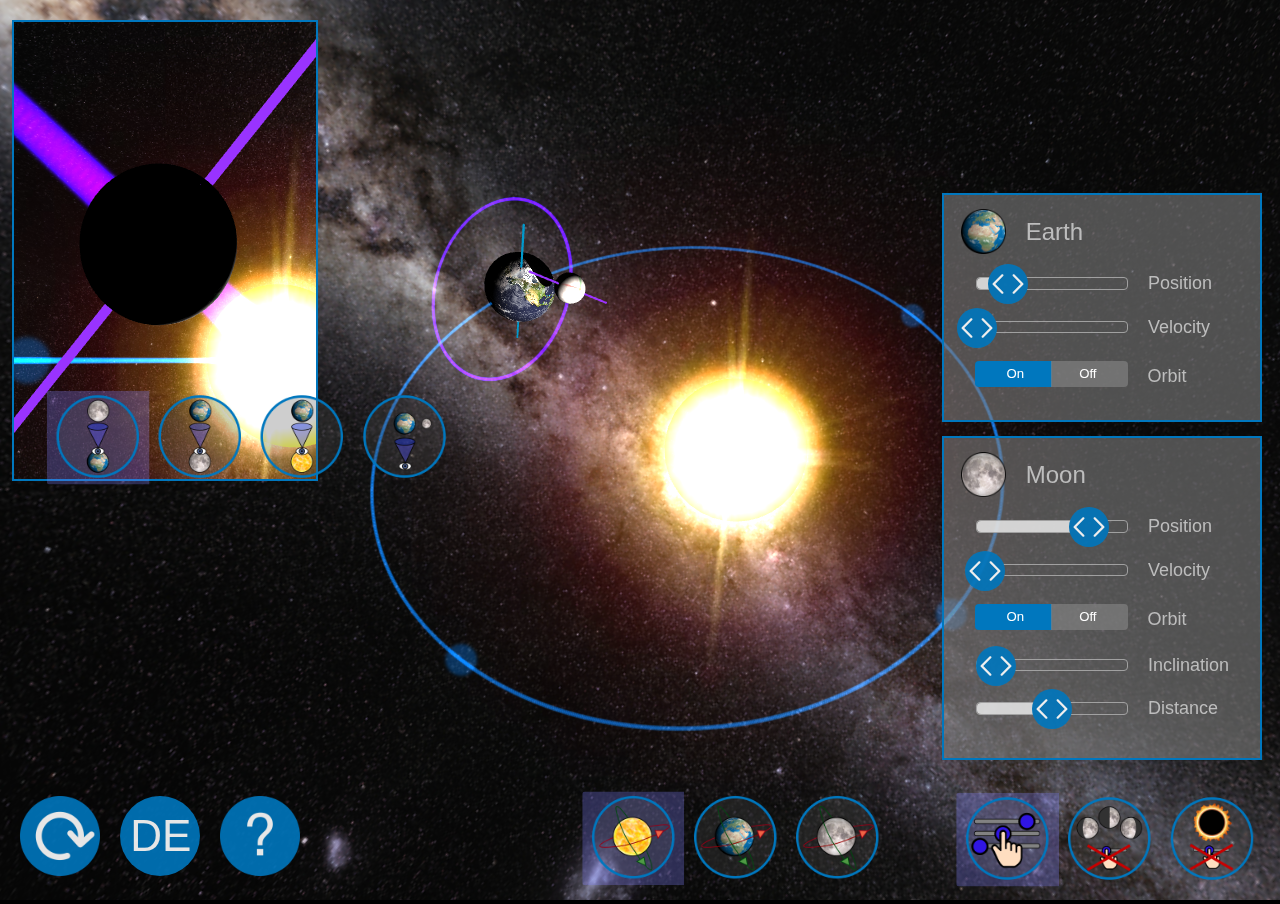
<file: WebGL/webgl_MoonPhasesEclipses.html>
<!DOCTYPE html>
<!-- @author: Dorotea Dudas	@date 20/02/18 -->
<html lang="en">
	<head>
		<title>Eclipse, Moon Phases</title>
		<meta charset="utf-8"><meta name="author" content="Dorotea Dudas"><meta name="date" content="20-02-2018"> <!--scheme="DD-MM-YYYY"-->
		<style>
			* {
				font-family: "HelveticaNeueLT Com 55 Roman", "Helvetica Neue LT Com", Verdana, Arial, sans-serif;
			}		
			body, html {
				margin				: 0px;
				background-color		: #000000;
				overflow			: hidden;
				
				/* disable text selection */
				-webkit-user-select		: none;
				-moz-user-select		: -moz-none;
				-ms-user-select			: none;
				user-select			: none;	
				-webkit-touch-callout		: none;
				-khtml-user-select		: none;
				
				visibility			:hidden;
			}
			input {
				/* disable text selection */
				-webkit-user-select		: none;
				-moz-user-select		: -moz-none;
				-ms-user-select			: none;
				user-select			: none;	
				-webkit-touch-callout		: none;
				-khtml-user-select		: none;	
			}
			img {
				-webkit-user-drag		: none;
			}
			#container {
			}	
			
			.gui_overlord_text {
				position	: relative;
				left		: 16px; 
				top		: 0px;
				z-index		: 2;
				font-size	: 150%;
				color		: #BDBDBD;
				background	: rgba(128,128,128,0.0);
				padding		: 5px;
				padding-top	: 5px;
				padding-bottom	: 5px;
				padding-left	: 188px;
				width		: 134px;
				border-radius	: 0px;
				border-color	: black;
				border-style	: solid;
				border-width	: 0px;
				text-align	: left;
			}
			.gui_overlord_slider {
				width		: 150px;
				z-index		:2;
				opacity		:0.9;
				position	:relative; 
				top		:-22px;
				left		:32px;
			}
			.gui_overlord_radio {
				position	: relative;
				left		: 3px;
				top		: 0px;
				z-index		: 2;
				font-size	: 100%;
				width		: 401px;
				color		: #BDBDBD;
				background	: rgba(128,128,128,0.0);
				padding-bottom	: 6px;
				padding-top	: 6px;
				padding-left	: 28px; 
				text-align	: left;
				text-vertical-align: bottom;
			}
			.gui_overlord_radio .ui-button {
				background-color: rgba(128,128,128,0.7);
				color		: #ffffff;
				border-width	: 0px; 
			}			
			.gui_overlord_radio .ui-button.ui-state-active {
				background-color: rgba(0,119,190,1.0);
				color		: #ffffff;
				border-width	: 0px; 
			}
			
			#sliderEarthPosition {/*earth position*/
				background:rgba(0,0,0,0);
			}
			#sliderEarthVelocity {/*earth velocity*/
				background:rgba(0,0,0,0);
			}			
			#sliderEarthAxialTilt {
				background:rgba(0,0,0,0);
			}			
			#sliderEarthEigen {/*earth eigen axis rotation velocity*/
				background:rgba(0,0,0,0);
			}			
			
			#sliderOrbitOpacity {/*orbit opacity*/
				background:rgba(0,0,0,0);
			}			
			
			#sliderMoonPosition {/*moon position*/
				background:rgba(0,0,0,0);
			}			
			#sliderMoonVelocity {
				background:rgba(0,0,0,0);
			}			
			#sliderMoonOrbitInclination {
				background:rgba(0,0,0,0);
			}			
			#sliderMoonEarthDistance {
				background:rgba(0,0,0,0);
			}			
			#sliderMoonEigen {/*moon eigen axis rotation position*/
				background:rgba(0,0,0,0);
			}			
			#sliderMoonEigen2 {/*moon eigen axis rotation velocity*/
				background:rgba(0,0,0,0);
			}			
			
			#radioOrbitEarth {
			}	
			#radioOrbitMoon {
			}	
			#radioHeat {
			}	
			#radioTime {/* not used */
			}	
			#radioLabels {/* season labels */
			}	
			#radioLocation {/* season hemisphere */
				bottom		: 14px;
				left		: 26px;	
				width		: 420px;
				position	: absolute;
				z-index		: 2;
				font-size	: 74%;
				color		: #BDBDBD;
				background	: rgba(128,128,128,0.0);
				padding		: 5px;
				padding-top	: 5px;
				padding-bottom	: 5px;
				border-radius	: 0px;
				border-width	: 0px;		
				text-align	: left;							
			}	
			#radioLocation .ui-button {
				background-color: rgba(128,128,128,0.7);
				color		: #ffffff;
				border-width	: 0px; 				
			}
			#radioLocation .ui-button.ui-state-active {
				background-color: rgba(0,119,190,1.0);
				color		: #ffffff;
				border-width	: 0px; 				
			}			
			#radioEarthAxialTilt {/* not existing */
			}	
			
			#radio {/*small camera view*/
				position	: absolute;
				top		: 43%;
				left		: -113px;
				z-index		: 2;
				font-size	: 70%;
				width		: 575px;
				color		: #BDBDBD;
				background	: rgba(128,128,128,0.0);
				padding		: 5px;
				padding-top	: 5px;
				padding-bottom	: 5px;
				border-radius	: 0px;
				border-color	: black;
				border-style	: solid;
				border-width	: 0px;
				text-align	: center;
			}	
			#radio .ui-button.ui-state-active {
				background-color: rgba(128,128,256,0.3);
			}
			#radio .ui-button {
				background-color: rgba(128,128,128,0.0);
				border-color	: rgba(128,128,128,0.0);
			}
			
			#radioViewCenter {
				position	: absolute;
				bottom		: 11px;
				left		: 35%;
				z-index		: 2;
				font-size	: 70%;
				width		: 452px;
				color		: #BDBDBD;
				background	: rgba(128,128,128,0.0);
				padding		: 5px;
				padding-top	: 5px;
				padding-bottom	: 5px;
				border-radius	: 0px;
				border-color	: black;
				border-style	: solid;
				border-width	: 0px;
				text-align	: center;
			}	
			#radioViewCenter .ui-button.ui-state-active {
				background-color: rgba(128,128,256,0.3);
			}			
			#radioViewCenter .ui-button {
				background-color: rgba(128,128,128,0.0);
				border-color	: rgba(128,128,128,0.0);
			}
			
			#radioPresets {/*presets*/
				position	: absolute;
				bottom		: -24px;
				right		: -110px;
				z-index		: 2;
				font-size	: 70%;
				width		: 425px;
				color		: #BDBDBD;
				background	: rgba(128,128,128,0.0);
				padding		: 5px;
				padding-top	: 5px;
				padding-bottom	: 5px;
				border-radius	: 0px;
				border-color	: black;
				border-style	: solid;
				border-width	: 0px;
				text-align	: center;
			}	
			#radioPresets .ui-button.ui-state-active {
				background-color: rgba(128,128,256,0.3);
			}
			#radioPresets .ui-button {
				background-color: rgba(128,128,128,0.0);
				border-color	: rgba(128,128,128,0.0);
			}
			
			
			/*circular div*/
			.circleVarious {
				bottom		: 140px;	
				left		: 18px;
				width		: 340px;
				height		: 440px;
				position	: absolute;
				z-index		: 2;/*75;*/
				color		: #BDBDBD;
				background	: rgba(128,128,128,0.6);
				border		: 2px solid rgba(0,119,190,1.0);
				font-size	: 75%;
			}
			.circleEarth {/*Earth*/
				right 		: 18px;
				bottom		: 478px;
				width		: 358px;
				height		: 225px;
				position	: absolute;
				z-index		: 2;/*75;*/
				font-size	: 75%;
				color		: #BDBDBD;
				background	: rgba(128,128,128,0.6);
				border		: 2px solid rgba(0,119,190,1.0);
			}
			.circleMoon {
				bottom		: 140px;
				right		: 18px;
				width		: 358px;
				height		: 320px;
				position	: absolute;
				z-index		: 2;/*100;*/
				font-size	: 75%;
				color		: #BDBDBD;
				background	: rgba(128,128,128,0.6);
				border		: 2px solid rgba(0,119,190,1.0);
			}
			
			/*standard buttons*/
			/*vertical alignment of the image within a div*/
			.helper {
				display: inline-block;
				height: 100%;
				vertical-align: middle;
			}			
			
			/*dialog*/
			.dlg-no-title .ui-dialog-titlebar {/*(.dlg-no-title dialog class; .ui-dialog-titlebar not used)*/
				display: none;
			}			
			.ui-widget-content.ui-dialog {
				background	: rgba(128,128,128,0.0) !important;
				border		: 2px solid rgba(128,128,128,0.0);
				/*place the dialog on the top of all buttons*/
				position	: relative;
				z-index		: 10;				
 			} 
			#dialogHelp {
				position	: relative;
				z-index		: 3;
				font-size	: 150%;
				color		: #BDBDBD;
				background	: rgba(128,128,128,0.6);
			}
			
			/* images as slider handles */
			#sliderEarthPosition .ui-slider-handle,#sliderEarthVelocity .ui-slider-handle,#sliderMoonPosition .ui-slider-handle,#sliderMoonVelocity .ui-slider-handle,#sliderMoonOrbitInclination .ui-slider-handle,#sliderMoonEarthDistance .ui-slider-handle, 
			#sliderOrbitOpacity .ui-slider-handle, #sliderEarthEigen .ui-slider-handle, #sliderEarthAxialTilt .ui-slider-handle, #sliderMoonEigen .ui-slider-handle, #sliderMoonEigen2 .ui-slider-handle
			{
				width		: 40px;
				height		: 40px;
				background	: url(Images/Icons/icon_blue_slider.svg) no-repeat !important;
				background-size	: 40px 40px !important; 
				border		: none;
				outline		: none;/* no border on focus*/
				margin-top	: -10px;
				margin-left	: -20px;	
			}
			
			/* zoom */
			#radioViewCenter, #radio, #radioPresets {/*GUI scale*/ /*, #resetButton*/
				transform: scale(0.75);
			}
			/* make sure that the elements end up in the correct corrners*/
			#radioViewCenter {/* lower radio buttons */
				transform-origin: 100% 100%;							
			}					
			#radio {/* upper right radio buttons */
				transform-origin: 100% 0%;							
			}				
			#radioPresets {/* upper left radio buttons */
				transform-origin:  0% 0%;
			}		
			.circleVarious {/* moon, earth together with input elements  (.circle1 .circleMoon .circleSeasons) */
				transform-origin: 0% 100%;
				transform: scale(0.75);/* destroys (offsets) jquery slider sliding position */
			}
			.circleEarth {/* earth circle has to be additionaly repositioned*/
				transform-origin: -120% 100%;
			}
		</style>
		<link  href="scripts/jquery-ui.css" rel="stylesheet">
		<script src="scripts/jquery-1.9.1.js"></script>
		<script src="scripts/jquery-ui.js"></script>	
	</head>
	<body>
		<div class="circleEarth" id="circleEarth"><!-- Earth Menu -->
			<br>
			&nbsp;&nbsp;&nbsp;&nbsp;&nbsp;<img src="Images/Icons/icon_earth.png" width=45 style="vertical-align:middle"></img>
			&nbsp;&nbsp;&nbsp;&nbsp;&nbsp;<font id="TextEarth" style="font-size: 200%; vertical-align:middle"></font>

			<br><br>
			<!--Earth Position-->
			<input type="text" id="amountEarthPosition" class="gui_overlord_text" readonly ></input>
			<div id="sliderEarthPosition" class="gui_overlord_slider"></div>
			
			<!--Earth Velocity-->
			<input type="text" id="amountEarthVelocity" class="gui_overlord_text" readonly >
			<div id="sliderEarthVelocity" class="gui_overlord_slider"></div>

			<!--Earth Orbit-->
			<div id="radioOrbitEarth" class="gui_overlord_radio">
			<input type="radio" id="radio5a" name="radio5options" checked="checked"><label id="TextEarthOrbitA" for="radio5a"></label>
			<input type="radio" id="radio5b" name="radio5options"><label id="TextEarthOrbitB" for="radio5b"></label>
			<font id="TextEarthOrbit" style="font-size	: 150%;vertical-align:bottom;">
			</font>
			</div>
		</div>
		<div class="circleMoon" id="circleMoon"><!-- Moon Menu -->
			<br>
			&nbsp;&nbsp;&nbsp;&nbsp;&nbsp;<img src="Images/Icons/icon_moon.png" width=45 style="vertical-align:middle"></img>
			&nbsp;&nbsp;&nbsp;&nbsp;&nbsp;<font id="TextMoon" style="font-size: 200%; vertical-align:middle"></font>
		
			<br><br>
			<!--Moon Position-->
			<input type="text" id="amountMoonPosition" class="gui_overlord_text" readonly >
			<div id="sliderMoonPosition" class="gui_overlord_slider"></div> 
			
			<!--Moon Velocity-->
			<input type="text" id="amountMoonVelocity" class="gui_overlord_text" readonly >
			<div id="sliderMoonVelocity" class="gui_overlord_slider"></div>
			
			<!-- Moon orbit -->
			<div id="radioOrbitMoon" class="gui_overlord_radio">
			<input type="radio" id="radio6a" name="radio6options" checked="checked"><label id="TextMoonOrbitA" for="radio6a"></label>
			<input type="radio" id="radio6b" name="radio6options"><label id="TextMoonOrbitB" for="radio6b"></label>
			<font id="TextMoonOrbit" style="font-size: 150%;vertical-align:bottom">
			</font>
			</div>
			
			<br><!--Moon Orbit Inclination-->
			<input type="text" id="amountMoonOrbitInclination" class="gui_overlord_text" readonly >
			<div id="sliderMoonOrbitInclination"  class="gui_overlord_slider"></div>	
			
			<!--Earth Moon Distance-->
			<input type="text" id="amountMoonEarthDistance" class="gui_overlord_text" readonly >
			<div id="sliderMoonEarthDistance" class="gui_overlord_slider"></div>			
		</div>
		<div class="circleVarious" id="circleVarious" style="visibility:hidden"><!-- Various Menu - german version not implemented -->
			<br>
			&nbsp;&nbsp;&nbsp;&nbsp;&nbsp;<img src="Images/Icons/icon_sun_earth_moon.png" height=45 style="vertical-align:middle"></img>
			&nbsp;&nbsp;&nbsp;&nbsp;&nbsp;<font style="font-size: 200%; vertical-align:middle">Various</font>

			<br><br>
			<!--Moon Eigen Axis Rotation Position--><!-- have to set moonFacesEarth to false, otherwise it is "locked" to the position of the Moon (sliderMoonPosition) -> uncomment "slider handle image color" to see the relationship better -->
			<input type="text" id="amountMoonEigen" class="gui_overlord_text" readonly >
			<div id="sliderMoonEigen" class="gui_overlord_slider"></div>	

			<!--Moon Eigen Axis Rotation Velocity--><!-- have to set moonFacesEarth to false, otherwise it is "locked" to the velocity of the Moon -> uncomment "slider handle image color" to see the relationship better -->
			<input type="text" id="amountMoonEigen2" class="gui_overlord_text" readonly >
			<div id="sliderMoonEigen2" class="gui_overlord_slider"></div>
			
			<!--Orbit Opacity (both Earth and Moon)-->
			<input type="text" id="amountOrbitOpacity" class="gui_overlord_text" readonly >
			<div id="sliderOrbitOpacity" class="gui_overlord_slider"></div>	
			
			<!--Earth Eigen Axis Rotation Velocity-->
			<input type="text" id="amountEarthEigen" class="gui_overlord_text" style="font-size:150%" readonly >
			<div id="sliderEarthEigen" class="gui_overlord_slider"></div>	
			
			<!--Earth Axial Tilt-->
			<input type="text" id="amountEarthAxialTilt" class="gui_overlord_text" readonly >
			<div id="sliderEarthAxialTilt" class="gui_overlord_slider"></div>
			
			<!-- Earth Heat Impact-->
			<div id="radioHeat" class="gui_overlord_radio">
			<input type="radio" id="radio2a" name="radio2options"><label id="TextEarthHeatImpactA" for="radio2a"></label>
			<input type="radio" id="radio2b" name="radio2options" checked="checked"><label id="TextEarthHeatImpactB" for="radio2b"></label>
			<font id="TextEarthHeatImpact" style="font-size	: 150%;vertical-align:bottom;">
			</font>			
			</div>		
			
			<!-- Earth Time Zones - no texture provided (uncomment in initEarth(), updateEarth, texture and material definition) -->
<!--			<div id="radioTime" class="gui_overlord_radio">
			<input type="radio" id="radio3a" name="radio3options"><label id="TextEarthTimeZonesA" for="radio3a"></label>
			<input type="radio" id="radio3b" name="radio3options" checked="checked"><label id="TextEarthTimeZonesB" for="radio3b"></label>
			<font id="TextEarthTimeZones" style="font-size: 150%;vertical-align:bottom;">
			</font>
			</div>-->
			
			<!-- Earth Season Labels -->
			<div id="radioLabels" class="gui_overlord_radio">
			<input type="radio" id="radio4a" name="radio4options"><label id="TextSeasonLabelsA" for="radio4a"></label>
			<input type="radio" id="radio4b" name="radio4options" checked="checked"><label id="TextSeasonLabelsB" for="radio4b"></label>
			<font id="TextSeasonLabels" style="font-size	: 150%;vertical-align:bottom;">
			</font>			
			</div>	
			<!-- Earth Seasons Hemisphere (appears if the Season Labels are On)-->
			<div id="radioLocation"> 
			<input type="radio" id="radio10a" name="radio10options" checked="checked"><label for="radio10a">&nbsp;<br>&nbsp;&nbsp;&nbsp;N&nbsp;&nbsp;<br>&nbsp;</label> <!--(Nothern Hemisphere)-->
			<input type="radio" id="radio10b" name="radio10options"><label for="radio10b">&nbsp;<br>&nbsp;&nbsp;S&nbsp;&nbsp;<br>&nbsp;</label><!-- (Southern Hemisphere)-->
			<font id="TextSeasonHemisphere" style="font-size: 210%;vertical-align:bottom;">
			</font>	
			</div>	
			
			<!--Earth Axial Tilt - Free or Fixed -> doesn't exist -->
<!-- 			<div id="radioEarthAxialTilt" class="gui_overlord_radio" >  -->
<!-- 			<input type="radio" id="radio11a" name="radio11options" checked="checked"><label id="TextEarthAxialTiltA" for="radio11a"></label>  -->
<!-- 			<input type="radio" id="radio11b" name="radio11options"><label id="TextEarthAxialTiltB" for="radio11b"></label> -->
<!-- 			<font id="TextEarthAxialTilt" style="font-size	: 150%;vertical-align:bottom;"></font> -->
<!-- 			</div>			 -->
		</div>
		
		<!--Small Camera-->
		<div id="radio">
		<input type="radio" id="radio1" name="radio" checked="checked"><label for="radio1">Moon from Earth</label>		
		<input type="radio" id="radio4" name="radio"><label for="radio4">Earth from Moon</label>		
		<input type="radio" id="radio3" name="radio"><label for="radio3">Earth from above Sun</label>
		<input type="radio" id="radio2" name="radio"><label for="radio2">Earth Side View</label>
<!-- 		<input type="radio" id="radio5" name="radio"><label for="radio5">Earth to Space</label>		 -->
<!-- 		<input type="radio" id="radio6" name="radio"><label for="radio6">Earth behind Moon</label> -->
<!-- 		<input type="radio" id="radio7" name="radio"><label for="radio7">Moon from Earth (non-directed)</label> -->
		<font style="font-size	: 150%;">&nbsp;
		</font>
		</div>
		<div id="radioViewCenter">
		<input type="radio" id="radio8a" name="radio8options" checked="checked"><label for="radio8a">Center Sun</label>
		<input type="radio" id="radio8b" name="radio8options" ><label for="radio8b">Center Earth</label>
		<input type="radio" id="radio8c" name="radio8options" ><label for="radio8c">Center Moon</label>
		<font style="font-size	: 150%;">&nbsp;
		</font>
		</div>	
		<div id="radioPresets">
		<input type="radio" id="radio9a" name="radio9options" checked="checked"><label for="radio9a">Manual Settings</label>
		<input type="radio" id="radio9b" name="radio9options" ><label for="radio9b">Moon Phases</label>
		<input type="radio" id="radio9c" name="radio9options" ><label for="radio9c">Total Eclipse</label>
		<font style="font-size	: 150%;">&nbsp;
		</font>
		</div>		
		
		<div id="container"></div>
		
		
		<script src="scripts/three68.min.js"></script>
		<script src="scripts/TrackballControls.js"></script>	
		
		<script id="fragmentShaderStar" type="x-shader/x-fragment">
			varying vec2 vUv;
			varying float noise;
			uniform sampler2D texture1;
			uniform sampler2D texture2;
			uniform float time;
 			//uniform vec2 resolution;
			varying vec3 vNormal;
			
			float random( vec3 scale, float seed ){
				return fract( sin( dot( gl_FragCoord.xyz + seed, scale ) ) * 43758.5453 + seed ) ;
			}
			void main() {
				float r = .01 * random( vec3( 12.9898, 78.233, 151.7182 ), 0.0 );// get a random offset
				// lookup vertically in the texture, using noise and offset to get the right RGB colour
				vec2 tPos = vec2( 0, 1.9 * noise + r );
				vec4 color = texture2D( texture2, tPos );
				gl_FragColor = vec4( color.rgb, 1.0 );
				
				//lava
				vec2 position = -1.0 + 2.0 * vUv;
				vec4 noise2 = texture2D( texture1, vUv );
				vec2 T1 = vUv + vec2( 1.5, -1.5 ) * time * 0.02;
				vec2 T2 = vUv + vec2( -0.5, 2.0 ) * time * 0.01;
				T1.x += noise2.x * 2.0;
				T1.y += noise2.y * 2.0;
				T2.x -= noise2.y * 0.2;
				T2.y += noise2.z * 0.2;
				float p = texture2D( texture1, T1 * 2.0 ).a;//t1
				color = texture2D( texture2, T1 * 1.0 );//vec4 //t2 2.0

				gl_FragColor = mix( gl_FragColor, vec4(color.rgb, gl_FragColor.w ), 0.95 );//good, but a bit weird
			}
		</script>
		<script id="vertexShaderStar" type="x-shader/x-vertex">
			//uniform float amplitude;
			varying vec3 vNormal;
			varying float noise;
			varying vec2 vUv;
 			void main() {
				vUv = uv;
				vNormal = normalize( normalMatrix * normal );//just for glow
				gl_Position = projectionMatrix * modelViewMatrix * vec4( position, 1.0 );
			}	
 		</script>
 		

		<script>//functions
			function getWindowDimensions(){
				{//Width, Height
				var w = window,
					d = document,
					e = d.documentElement,
					g = d.getElementsByTagName('body')[0],
					x = w.innerWidth || e.clientWidth || g.clientWidth,
					y = w.innerHeight|| e.clientHeight|| g.clientHeight;
				}	
				
				return {
					width:  x,
					height: y
				}
			}	
			
			function InitThreeRenderer(Width, Height, divElement) {
				renderer = new THREE.WebGLRenderer({antialias	: true});
				renderer.setSize( Width, Height );
				divElement.appendChild( renderer.domElement );
				
				//shadows
				renderer.shadowMapEnabled = true;
				renderer.shadowMapType = THREE.PCFSoftShadowMap;
				// object3d.castShadow = true;
				// object3d.receiveShadow = false;
				renderer.autoClear = false;//this allows rendering of two scenes together, but destroys the screen edges

				return{
						renderer: renderer 
				}				
			}
			
			function updateEarth(){//createPlanet(), createOrbitEarth(), Earth_pivot
					{//Earth (part of Earth_pivot)
					Earth_pivot.remove( Earth );//updates rotation around the Sun
					
					Earth = createPlanet( params.distanceEarthSun , params.sizeEarth , material_Earth);
					Earth.rotation.y = tempEarthRotation;//remembering the "old" position (rotation around eigen axis)
					Earth.castShadow = true;
					Earth.receiveShadow = true;
					
					Earth_pivot.add( Earth );
					}
					
					{//clouds (part of Earth)
					Earth.remove(EarthClouds); //clouds are "following" the Earth
					EarthClouds = createPlanet( 0., params.sizeEarth + 0.1 , material_Earth_Cloud);
					EarthClouds.castShadow = false;
					EarthClouds.receiveShadow = true;	
					Earth.add(EarthClouds);
					}

					{//axis (part of Earth)
					Earth.remove(EarthAxis);
					Earth.add(EarthAxis);
					}					
					
					{//orbit (part of Earth_pivot)
					Earth_pivot.remove( EarthOrbit );
					EarthOrbit = createOrbitEarth( params.distanceEarthSun, earth_orbit_color );
					if(params.orbitEarthOn == true) Earth_pivot.add( EarthOrbit );
					}
					
					{//labels
					if(labelWinter){
						scene2.remove(labelWinter);
						scene2.remove(labelSummer);
						scene2.remove(labelSpring);
						scene2.remove(labelAutumn);
						if(params.labelSeasons == true){
							scene2.add( labelWinter );
							scene2.add( labelSummer );
							scene2.add( labelSpring );
							scene2.add( labelAutumn );
						}
					}
					}
					
					{//time zones (part of Earth) - Commented Out
// 					if(params.timeZonesOn == true){
// 					Earth.remove(EarthTimeZones);
// 					Earth.add(EarthTimeZones);
// 					}
					}
					
					{//heat mesh 
					scene2.remove(earth_Heat);
					if(params.meshHeat == true){
							earth_Heat.castShadow = false;
							earth_Heat.receiveShadow = true;		
							scene2.add( earth_Heat );
					}
					}
			}//update Earth
			function updateMoon(){//createPlanet(), createOrbitMoon(), Moon_Pivot
					{//Moon (part of Moon_Pivot)
					Moon_Pivot.remove(MoonThe);
					
					MoonThe = createPlanetShiftTexture( params.distanceMoonEarth, params.sizeMoon, material_Moon );
					MoonThe.rotation.y = tempMoonRotation;//remembering the "old" position (rotation around eigen axis)
// 					MoonThe.rotation.z = obliquityMoon;//moon obliquity 6.7
					MoonThe.receiveShadow = true;
					MoonThe.castShadow = true;
										
					Moon_Pivot.add(MoonThe);
					}

					{//axis (part of MoonThe)
					MoonThe.remove(MoonAxis);
					MoonThe.add(MoonAxis);
					}					
					
					{//orbit (part of Moon_Pivot)
					Moon_Pivot.remove(MoonOrbit);
					MoonOrbit = createOrbitMoon( params.distanceMoonEarth, moon_orbit_color );
					if(params.orbitMoonOn == true) Moon_Pivot.add(MoonOrbit);
					}
			}//update moon
	
			function updateOrbits(distance){//also within updateEarth and updateMoon
					{//orbit (part of Earth_pivot)
					if(Earth){
					Earth_pivot.remove( EarthOrbit );
					EarthOrbit = createOrbitEarth( params.distanceEarthSun, earth_orbit_color );
					if(params.orbitEarthOn == true) Earth_pivot.add( EarthOrbit );
					}
					}
					
					{//orbit (part of Moon_Pivot)
					if(MoonThe){
					Moon_Pivot.remove(MoonOrbit);
					MoonOrbit = createOrbitMoon( params.distanceMoonEarth, moon_orbit_color );
					if(typeof distance !== "undefined"){ MoonOrbit = createOrbitMoon( distance, moon_orbit_color ); };
					if(params.orbitMoonOn == true) Moon_Pivot.add(MoonOrbit);
					}
					}					
			}			
			function updateMoonDist(distance){//also within updateMoon - not Used
					{//Moon (part of Moon_Pivot)
					Moon_Pivot.remove(MoonThe);
					
					MoonThe = createPlanet( distance, params.sizeMoon, material_Moon );
					MoonThe.rotation.y = tempMoonRotation;//remembering the "old" position (rotation around eigen axis)
// 					MoonThe.rotation.z = obliquityMoon;//moon obliquity 6.7
					MoonThe.receiveShadow = false;
					MoonThe.castShadow = true;
										
					Moon_Pivot.add(MoonThe);
					}				
					
					{//axis (part of MoonThe)
					MoonThe.remove(MoonAxis);
					MoonThe.add(MoonAxis);
					}					
					
					{//orbit (part of Moon_Pivot)
					Moon_Pivot.remove(MoonOrbit);
					MoonOrbit = createOrbitMoon( distance, moon_orbit_color );
					if(params.orbitMoonOn == true) Moon_Pivot.add(MoonOrbit);
					}					
			}
			
			function InitThreeScene() {
				scene = new THREE.Scene();//first scene with the sun, enviroment sphere
				scene2 = new THREE.Scene();//second scene with the Earth_pivot (so the whole system minus the Sun) + the lights
			}					
			function InitThreeLights(){
				{//lights
// 				light1 = new THREE.DirectionalLight( 0x888888, 2 );
// 				light1.position.set( 1, 1, 1  ).normalize();
// 				light0 = new THREE.AmbientLight( 0x404040 ); //  soft white light

				light2 = new THREE.PointLight( 0xffe8d9, 2, 0 );
				light2.add( new THREE.Mesh( Sun, new THREE.MeshBasicMaterial( { color: 0xff0040 } ) ) );
				scene2.add( light2 );
				
				spotLight = new THREE.SpotLight( 0xffffff ); 
				spotLight.position.set( 0, 0, 0 );
				spotLight.target.position.set(150, 0, 0);
				spotLight.castShadow = true; 
				spotLight.shadowMapWidth = 1024; //2048; //causes some artifacts (upper Earth shadowed)
				spotLight.shadowMapHeight = 1024; 
				spotLight.shadowCameraNear = 15; 
				spotLight.shadowCameraFar = 540; 
				spotLight.shadowCameraFov = 70; 
// 				spotLight.shadowCameraNear	= 0.01;		
				spotLight.shadowDarkness	= 0.99;//0.95;
// 				spotLight.shadowCameraVisible	= true;
				scene2.add( spotLight );
				}				
			}
			function InitCameras(){//also controls
				{//views
				for (var ii =  views.length-1; ii >= 0; ii-- ) {
					var view = views[ii];
					camera = new THREE.PerspectiveCamera( view.fov, window.innerWidth / window.innerHeight, 1, 10000 );
					camera.position.x = view.eye[ 0 ];
					camera.position.y = view.eye[ 1 ];
					camera.position.z = view.eye[ 2 ];
					camera.up.x = view.up[ 0 ];
					camera.up.y = view.up[ 1 ];
					camera.up.z = view.up[ 2 ];
					view.camera = camera;
					
// 					var cameraHelper = new THREE.CameraHelper(camera);
// 					scene.add(cameraHelper);
				
					//so I can't control all viewports, if using OrbitControls
					//one viewport (the last one, hence the reversed loop) if using TrackballControls
					//(the big canvas needs to be drawn first, otherwise it covers the small ones)
// 					controls = new THREE.TrackballControls( camera );//gets stuck with dat.gui, fix below
					controls = new THREE.TrackballControls( camera, renderer.domElement );
					controls.noZoom = false;
					controls.noPan = true;
					controls.minDistance = 300;//max zoom in
					controls.maxDistance = 1500;//max zoom out		
				}
				}//views				
				
// 				var cameraHelper = new THREE.CameraHelper(views[1].camera);
// 				scene.add(cameraHelper);				
			}
			
			//objects
			function InitEnviromentSphere(){//outside of InitObjects
				{//starfield (enviroment sphere)
				var starfield_geo = new THREE.SphereGeometry(1620, 32, 32, Math.PI/2., 2*Math.PI, 0, Math.PI);//620
				starfield  = new THREE.Mesh(starfield_geo, starfield_material);
				starfield.rotation.z = -65*Math.PI/180;//61
				scene.add(starfield);
				}				
			}			
			
			function createPlanet( distanceToSunKM, radiusKM, material ){
				var planetGeo = new THREE.SphereGeometry( radiusKM, 32, 32 );
				var planet = new THREE.Mesh( planetGeo, material );
				planet.position.x = distanceToSunKM;
				return planet;	
			}
			function createPlanetShiftTexture( distanceToSunKM, radiusKM, material ){
				var planetGeo = new THREE.SphereGeometry( radiusKM, 32, 32, Math.PI + Math.PI/8., 2*Math.PI, 0, Math.PI );
				var planet = new THREE.Mesh( planetGeo, material );
				planet.position.x = distanceToSunKM;
				return planet;	
			}			
			function createOrbitEarth( radius, color, representationScale ){
				color = color ? color : 0xffffff;
				representationScale = representationScale ? representationScale : 1;

				radius2=radius;
				
				width = Math.sqrt(radius2) * 0.00001 * representationScale;
				thickness = radius2 * 0.0005;
				textureRepeat = 30;

				resolution = radius2*4;
				twoPI = Math.PI * 2;
				angPerRes = twoPI / resolution;	
				verts = [];
				verts2 = [];	
				threshold = 0.8;//threshold for solstice points
				pointSize = 12;//[];pointSize.push(12);
				pointSize2 = 82;
				
				for( var i=0; i<twoPI; i+=angPerRes ){ //elipse
					x = ElipseCoordinates(i, radius2, elipse_parameter1_earth, elipse_parameter2_earth, angleElipseEarth);
					tempx = x.x;
					tempy = x.z;
					
					v = new THREE.Vector3( tempx,tempy,0. );					
					
// 					//second set of vectors with solstices
					if((tempx<threshold && tempx>-threshold) || (tempy<threshold && tempy>-threshold)){
						verts2.push( v );//pointSize.pop(12);pointSize.push(52);
					}
					
					verts.push( v );
				}
				{//diagonal - Commented Out
// 				for( var i=0; i<1.; i+= 1./100.){ //diagonal
// 					spot1 = 0.;
// 					spot2 = Math.PI;
// 					tempx = ElipseCoordinates(spot1, radius2, elipse_parameter1_earth, elipse_parameter2_earth, angleElipseEarth);
// 					x = tempx.x;
// 					y = tempx.z;
// 					
// 					tempx2 = ElipseCoordinates(spot2, radius2, elipse_parameter1_earth, elipse_parameter2_earth, angleElipseEarth);
// 					tempx = tempx2.x;
// 					tempy = tempx2.z;					
// 					
// 					v = new THREE.Vector3( i*tempx + (1.-i)*x, i*tempy + (1.-i)*y,0. );
// 					verts.push( v );
// 				}
// 				for( var i=0; i<1.; i+= 1./100.){ //diagonal
// 					spot1 = Math.PI/2;
// 					spot2 = 3*Math.PI/2;
// 					tempx = ElipseCoordinates(spot1, radius2, elipse_parameter1_earth, elipse_parameter2_earth, angleElipseEarth);
// 					x = tempx.x;
// 					y = tempx.z;
// 					
// 					tempx2 = ElipseCoordinates(spot2, radius2, elipse_parameter1_earth, elipse_parameter2_earth, angleElipseEarth);
// 					tempx = tempx2.x;
// 					tempy = tempx2.z;	
// 					
// 					v = new THREE.Vector3( i*tempx + (1.-i)*x, i*tempy + (1.-i)*y,0. );
// 					verts.push( v );
// 				}
				}
				{//additional diagonals - Commented Out
// 				for( var i=0; i<1.; i+= 1./300.){
// 					spot1 = 0. + angleElipseEarth;
// 					spot2 = Math.PI + angleElipseEarth;
// 					
// 					tempx = ElipseCoordinates(spot1, radius2, elipse_parameter1_earth, elipse_parameter2_earth, angleElipseEarth);
// 					x = tempx.x;
// 					y = tempx.z;					
// 					
// 					tempx2 = ElipseCoordinates(spot2, radius2, elipse_parameter1_earth, elipse_parameter2_earth, angleElipseEarth);
// 					tempx = tempx2.x;
// 					tempy = tempx2.z;	
// 					
// 					v = new THREE.Vector3( i*tempx + (1.-i)*x, i*tempy + (1.-i)*y,0. );
// 					verts.push( v );
// 				}				
// 				for( var i=0; i<1.; i+= 1./300.){
// 					spot1 = Math.PI/2 + angleElipseEarth;
// 					spot2 = 3*Math.PI/2 + angleElipseEarth;
// 					
// 					tempx = ElipseCoordinates(spot1, radius2, elipse_parameter1_earth, elipse_parameter2_earth, angleElipseEarth);
// 					x = tempx.x;
// 					y = tempx.z;					
// 					
// 					tempx2 = ElipseCoordinates(spot2, radius2, elipse_parameter1_earth, elipse_parameter2_earth, angleElipseEarth);
// 					tempx = tempx2.x;
// 					tempy = tempx2.z;	
// 					
// 					v = new THREE.Vector3( i*tempx + (1.-i)*x, i*tempy + (1.-i)*y,0. );
// 					verts.push( v );
// 				}
				}
				
				geometry = new THREE.Geometry();
				geometry.vertices = verts;
				areaOfWindow = window.innerWidth * window.innerHeight;

				geometry2 = new THREE.Geometry();
				geometry2.vertices = verts2;

				particleMaterial = new THREE.PointCloudMaterial({
						color: color, 
						size: pointSize, 
// 						sizeAttenuation: true, 
						map: texture_orbit_sprite,
						blending: THREE.AdditiveBlending,
						depthTest: true,
						depthWrite: false,
						transparent: true,
						opacity: orbit_opacity,//0.9
				});
				particleMaterial2 = new THREE.PointCloudMaterial({
						color: color, 
						size: pointSize2, 
						map: texture_orbit_sprite,
						blending: THREE.AdditiveBlending,
						depthTest: true,
						depthWrite: false,
						transparent: true,
						opacity: orbit_opacity
				});				
				
				mesh = new THREE.PointCloud( geometry, particleMaterial );
				//solstice, equnox points are commented out here
				meshB = new THREE.PointCloud( geometry2, particleMaterial2 );//just solstice points
				mesh.add(meshB);
				
				mesh.rotation.x = Math.PI/2;
				return mesh;
			}
			function createOrbitMoon( radius, color, representationScale ){
				color = color ? color : 0xffffff;
				representationScale = representationScale ? representationScale : 1;

				radius2=radius;
				
				width = Math.sqrt(radius2) * 0.00001 * representationScale;
				thickness = radius2 * 0.0005;
				textureRepeat = 30;

				resolution = radius2*4;
				twoPI = Math.PI * 2;
				angPerRes = twoPI / resolution;	
				verts = [];
				for( var i=0; i<twoPI; i+=angPerRes ){//elipse
					x = ElipseCoordinates(i, radius2, elipse_parameter1_moon, elipse_parameter2_moon, angleElipseMoon);
					tempx = x.x;
					tempy = x.z;					
					
					v = new THREE.Vector3( tempx,tempy,0. );
					verts.push( v );
				}
				{//diagonal - Commented Out
// 				for( var i=0; i<1.; i+= 1./50.){//diagonal
// 					spot1 = 0.;
// 					spot2 = Math.PI;
// 					
// 					tempx = ElipseCoordinates(spot1, radius2, elipse_parameter1_moon, elipse_parameter2_moon, angleElipseMoon);
// 					x = tempx.x;
// 					y = tempx.z;
// 					
// 					tempx2 = ElipseCoordinates(spot2, radius2, elipse_parameter1_moon, elipse_parameter2_moon, angleElipseMoon);
// 					tempx = tempx2.x;
// 					tempy = tempx2.z;					
// 					
// 					v = new THREE.Vector3( i*tempx + (1.-i)*x, i*tempy + (1.-i)*y,0. );
// 					verts.push( v );
// 				}
// 				for( var i=0; i<1.; i+= 1./50.){//diagonal
// 					spot1 = Math.PI/2;
// 					spot2 = 3*Math.PI/2;
// 					
// 					tempx = ElipseCoordinates(spot1, radius2, elipse_parameter1_moon, elipse_parameter2_moon, angleElipseMoon);
// 					x = tempx.x;
// 					y = tempx.z;
// 					
// 					tempx2 = ElipseCoordinates(spot2, radius2, elipse_parameter1_moon, elipse_parameter2_moon, angleElipseMoon);
// 					tempx = tempx2.x;
// 					tempy = tempx2.z;					
// 					
// 					v = new THREE.Vector3( i*tempx + (1.-i)*x, i*tempy + (1.-i)*y,0. );
// 					verts.push( v );
// 				}				
				}
				
				geometry = new THREE.Geometry();
				geometry.vertices = verts;
				areaOfWindow = window.innerWidth * window.innerHeight;

				pointSize = 12;
				particleMaterial = new THREE.PointCloudMaterial({
						color: color, 
						size: pointSize, 
// 						sizeAttenuation: true, 
						map: texture_orbit_sprite,
						blending: THREE.AdditiveBlending,
						depthTest: true,
						depthWrite: false,
						transparent: true,
						opacity: orbit_opacity,//0.9
				});

				mesh = new THREE.PointCloud( geometry, particleMaterial );
				mesh.rotation.x = Math.PI/2;
				return mesh;
			}	

			function InitSun(){
				{//Sun
				Sun = new THREE.Mesh(new THREE.SphereGeometry( params.sizeSun,32,32 ), materialSun);//696000 / 100000
				scene.add( Sun );

				{//sprites
					// sun-sprite
					sprite = new THREE.Sprite(new THREE.SpriteMaterial({
						map: texture_Sun_Sprite,
						transparent: true,
						blending: THREE.AdditiveBlending,
						useScreenCoordinates: true,
						color: 0xE86C19,//yellow
						depthWrite: true,
						depthTest: true,
						alphaTest: 0.2
					}));
					sprite.scale.x = params.sizeSun*1.0*4.5;
					sprite.scale.y = params.sizeSun*1.0*4.5;
					sprite.scale.z = 1.;
					scene.add(sprite);
					scene2.add(sprite);//to occlude the Earth,Moon

		
					sprite2 = new THREE.Sprite(new THREE.SpriteMaterial({
						map: texture_Sun_sprite2,
						transparent: true,
						blending: THREE.AdditiveBlending,//[ "NoBlending", "NormalBlending", "AdditiveBlending", "SubtractiveBlending", "MultiplyBlending", "AdditiveAlphaBlending" ];
						useScreenCoordinates: true,
						color: 0xffffff,
						depthWrite: false,
						depthTest: false,
						alphaTest: 0.9,
					}));
					sprite2.scale.x = params.sizeSun*2.7*4.5;
					sprite2.scale.y = params.sizeSun*2.7*4.5;
					sprite2.scale.z = 1;

					scene.add(sprite2);

					sprite3 = new THREE.Sprite(new THREE.SpriteMaterial({
						map: texture_Sun_sprite2,
						transparent: true,
						blending: THREE.AdditiveBlending,
						useScreenCoordinates: true,
						color: 0xffffff,
						depthWrite: false,
						depthTest: true,
						alphaTest: 0.9,
					}));
					sprite3.scale.x = params.sizeSun*1.7*4.5;
					sprite3.scale.y = params.sizeSun*1.7*4.5;
					sprite3.scale.z = 1;
					sprite.rotation.z = 90*Math.PI/180;
					
					scene2.add(sprite3);//to occlude the Earth,Moon
				}				
				}//Sun				
			}
			function InitEarth(){//createPlanet(), createOrbitEarth()
				{//Earth
				Earth = new THREE.Mesh( new THREE.SphereGeometry( params.sizeEarth, 32, 32 ), material_Earth );
// 				Earth.position.x = params.distanceEarthSun;				
				Earth.castShadow = true; //do cast shadow on the Moon
				Earth.receiveShadow = true;	

				earth_Heat =  new THREE.Mesh( new THREE.SphereGeometry( params.sizeEarth + 0.6, 32, 32, 3.*Math.PI/2), material_Earth_Heat );//need to start the texture later//not adding it to Earth_pivot -> so no rotations
				earth_Heat.castShadow = false;
				earth_Heat.receiveShadow = true;	//want the night side to be dark (for this I need the Phong Material), but I also want the shadow
				if(params.meshHeat == true) scene2.add( earth_Heat );
// 				EarthTimeZones = new THREE.Mesh( new THREE.SphereGeometry( params.sizeEarth + 0.4, 32, 32, -1.*Math.PI/180), material_Earth_Time_Zones );
// 				if(params.timeZonesOn == true) Earth.add(EarthTimeZones);

				EarthClouds = createPlanet( 0., params.sizeEarth + 0.1 , material_Earth_Cloud);
				EarthClouds.castShadow = false;
				EarthClouds.receiveShadow = true;	
				Earth.add(EarthClouds);
				EarthAxis = new THREE.Mesh(new THREE.CylinderGeometry( 1, 1, 200, 32, 32 ), earth_axis_material);
				Earth.add(EarthAxis);
				EarthOrbit = createOrbitEarth( params.distanceEarthSun, earth_orbit_color);
				}//Earth
			}
			function InitMoon(){//createPlanet(), createOrbitMoon()
				{//Moon
				MoonThe = createPlanetShiftTexture( params.distanceMoonEarth, params.sizeMoon, material_Moon );
// 				MoonThe.rotation.z = obliquityMoon;//moon obliquity 6.7
				
				MoonThe.receiveShadow = true; //do receive shadow from the Earth
				MoonThe.castShadow = true;

				MoonAxis = new THREE.Mesh(new THREE.CylinderGeometry( 1, 1, 100, 32, 32 ), moon_axis_material);
				MoonThe.add(MoonAxis);

				MoonOrbit = createOrbitMoon( params.distanceMoonEarth , moon_orbit_color);
				}
			}
			function InitPivots(){//MoonThe
				{//pivots
				if(Earth){
				//object that rotates around the Sun
				Earth_pivot = new THREE.Object3D();
				Earth_pivot.add( Earth );
				Earth_pivot.add( EarthOrbit );
// 				Earth_pivot.add( MoonThe );
				scene2.add( Earth_pivot );
				}
				
				if(MoonThe) {
				Moon_Pivot = new THREE.Object3D();
				Moon_Pivot.add(MoonThe);
				Moon_Pivot.add(MoonOrbit);
// 				Moon_Pivot.position.x = Earth.position.x; 
// 				Moon_Pivot.position.z = Earth.position.z; 

				Earth_pivot.add(Moon_Pivot);
				}
				}				
			}
			function InitAxes(){
				{//axes
				axis = new THREE.AxisHelper(175);
// 				axis.rotation.z=Math.PI;//reversing the axis to align the solstice/equinox positions
// 				axis.rotation.x=Math.PI;
				scene.add(axis);  
				}
			}
			
			//labels
			function DrawRectangle(ctx, x, y, w, h, r){
					ctx.beginPath();
					ctx.moveTo(x+r, y);
					ctx.lineTo(x+w-r, y);
					ctx.quadraticCurveTo(x+w, y, x+w, y+r);
					ctx.lineTo(x+w, y+h-r);
					ctx.quadraticCurveTo(x+w, y+h, x+w-r, y+h);
					ctx.lineTo(x+r, y+h);
					ctx.quadraticCurveTo(x, y+h, x, y+h-r);
					ctx.lineTo(x, y+r);
					ctx.quadraticCurveTo(x, y, x+r, y);
					ctx.closePath();
					ctx.fill();
					ctx.stroke();   
			}				
			function TextSprite( message, parameters ){
					//https://stemkoski.github.io/Three.js/Sprite-Text-Labels.html
					if ( parameters === undefined ) parameters = {};
					
					var fontface = parameters.hasOwnProperty("fontface") ? 
// 						parameters["fontface"] : "Arial";
						parameters["fontface"] : "Helvetica Neue LT Com";
					
					var fontsize = parameters.hasOwnProperty("fontsize") ? 
						parameters["fontsize"] : 18;
					
					var borderThickness = parameters.hasOwnProperty("borderThickness") ? 
						parameters["borderThickness"] : 4;
					
					var borderColor = parameters.hasOwnProperty("borderColor") ?
						parameters["borderColor"] : { r:0, g:0, b:0, a:1.0 };
					
					var backgroundColor = parameters.hasOwnProperty("backgroundColor") ?
						parameters["backgroundColor"] : { r:255, g:255, b:255, a:1.0 };

					var fontColor = parameters.hasOwnProperty("fontColor") ?
						parameters["fontColor"] : { r:0, g:0, b:0, a:1.0 };
						
					var canvas = document.createElement('canvas');
					var context = canvas.getContext('2d');
// 					context.font = "Bold " + fontsize + "px " + fontface;
					context.font = " " + fontsize + "px " + fontface;
					
					// get size data (height depends only on font size)
					var metrics = context.measureText( message );
					var textWidth = metrics.width;
					
					// background color
					context.fillStyle   = "rgba(" + backgroundColor.r + "," + backgroundColor.g + ","
												+ backgroundColor.b + "," + backgroundColor.a + ")";
					
					// border color
					context.strokeStyle = "rgba(" + borderColor.r + "," + borderColor.g + ","
												+ borderColor.b + "," + borderColor.a + ")";

					context.lineWidth = borderThickness;
					DrawRectangle(context, borderThickness/2, borderThickness/2, textWidth + borderThickness, fontsize * 1.4 + borderThickness, 6);
					// 1.4 is extra height factor for text below baseline: g,j,p,q.
					
					// text color
					context.fillStyle   = "rgba(" + fontColor.r + "," + fontColor.g + "," + fontColor.b + "," + fontColor.a + ")";//"rgba(0, 100, 255, 1.0)";//cyanish
					
					context.fillText( message, borderThickness, fontsize + borderThickness);
					
					// canvas contents will be used for a texture
					var texture = new THREE.Texture(canvas) 
					texture.needsUpdate = true;

					var spriteMaterial = new THREE.SpriteMaterial( 
						{ map: texture, useScreenCoordinates: false } );//, alignment: spriteAlignment
					var sprite = new THREE.Sprite( spriteMaterial );
					sprite.scale.set(100,50,1.0);
					return sprite;	
			}
			function InitLabels(){//language change of the season labels
				{//labels
				scene2.remove( labelWinter );
				scene2.remove( labelSummer );
				scene2.remove( labelSpring );
				scene2.remove( labelAutumn );
				
				if(!getUrlVars()["lang"]) {//default
					//seasons_location = "Garching";//"Chile"
					var W =  " Winter N ";
					var Su =  " Summer N ";
					var Sp =  " Spring N ";
					var A =  " Autumn N ";
					if(seasons_location == "Chile"){
						W =  " Summer S ";
						Su =  " Winter S ";
						Sp =  " Autumn S ";
						A =  " Spring S ";
					}
				}
				if(getUrlVars()["lang"] == "en") {
					//seasons_location = "Garching";//"Chile"
					var W =  " Winter N ";
					var Su =  " Summer N ";
					var Sp =  " Spring N ";
					var A =  " Autumn N ";
					if(seasons_location == "Chile"){
						W =  " Summer S ";
						Su =  " Winter S ";
						Sp =  " Autumn S ";
						A =  " Spring S ";
					}
				}
				if(getUrlVars()["lang"] == "de") {
					//seasons_location = "Garching";//"Chile"
					var W =  " Winter N ";
					var Su =  " Sommer N ";
					var Sp =  " Frühling N ";
					var A =  " Herbst N ";
					if(seasons_location == "Chile"){
						W =  " Sommer S ";
						Su =  " Winter S ";
						Sp =  " Herbst S ";
						A =  " Frühling S ";
					}
				}
				
				labelWinter =  TextSprite( W, 
					{ fontsize: 42, borderColor: {r:0, g:119, b:190, a:1.0}, backgroundColor: {r:180, g:180, b:180, a:0.5}, fontColor: {r:255, g:255, b:255, a:1.0}});
				labelWinter.position.set(-12.,0,params.distanceEarthSun + 40.);
				if(params.labelSeasons == true) scene2.add( labelWinter );
				
				labelSummer =  TextSprite( Su, 
					{ fontsize: 42, borderColor: {r:0, g:119, b:190, a:1.0}, backgroundColor: {r:180, g:180, b:180, a:0.5}, fontColor: {r:255, g:255, b:255, a:1.0} } );
				labelSummer.position.set(-12.,0,-params.distanceEarthSun - 110.);
				if(params.labelSeasons == true) scene2.add( labelSummer );
				
				labelSpring =  TextSprite( Sp, 
					{ fontsize: 42, borderColor: {r:0, g:119, b:190, a:1.0}, backgroundColor: {r:180, g:180, b:180, a:0.5}, fontColor: {r:255, g:255, b:255, a:1.0} } );
				labelSpring.position.set(params.distanceEarthSun + 50., 0,12);
				if(params.labelSeasons == true) scene2.add( labelSpring );
				
				labelAutumn =  TextSprite( A, 
					{ fontsize: 42, borderColor: {r:0, g:119, b:190, a:1.0}, backgroundColor: {r:180, g:180, b:180, a:0.5}, fontColor: {r:255, g:255, b:255, a:1.0} } );
				labelAutumn.position.set(-params.distanceEarthSun - 80, 0.,-12);
				if(params.labelSeasons == true) scene2.add( labelAutumn );				
				}			
			}
			
			function InitObjects(){
				InitSun();//independent
				InitEarth();//needs pivots, Sun
				InitMoon();//needs pivots, Earth
				InitPivots();//independent
				InitLabels();//independent
// 				InitAxes();//independent
			}
			
			//listeners
			function touchHandler(event){//mapping touch events to mouse events
				var touches = event.changedTouches, first = touches[0], type = "";
			
				switch(event.type){
					case "touchstart": type = "mousedown"; break;
					case "touchmove":  type="mousemove"; break;
					case "touchend":   type="mouseup"; break;
					default: return;
				}
				var simulatedEvent = document.createEvent("MouseEvent");
				simulatedEvent.initMouseEvent(type, true, true, window, 1,
										first.screenX, first.screenY,
										first.clientX, first.clientY, false,
										false, false, false, 0/*left*/, null);
				first.target.dispatchEvent(simulatedEvent);
			}						
			function onWindowResize() {
				uniforms.resolution.value.x = window.innerWidth;
				uniforms.resolution.value.y = window.innerHeight;
				
				camera.aspect = window.innerWidth / window.innerHeight;
				camera.updateProjectionMatrix();

				renderer.setSize( window.innerWidth, window.innerHeight );
			}			
			function AddListeners(){
				window.addEventListener( 'resize', onWindowResize, false );
				
				//mapping touch to mouse
				window.addEventListener("touchstart", touchHandler, true);
				window.addEventListener("touchmove", touchHandler, true);
				window.addEventListener("touchend", touchHandler, true);
				window.addEventListener("touchcancel", touchHandler, true);				
			}

			//animate and render
			function updateSize() {
				if ( windowWidth != window.innerWidth || windowHeight != window.innerHeight ) {
					windowWidth  = window.innerWidth;
					windowHeight = window.innerHeight;
					renderer.setSize ( windowWidth, windowHeight );
				}
			}				
			
			function ElipseCoordinates(position, distance, elipseA, elipseB, angle){
						//elipseA, elipseB fixed numbers describing an elipse
						//elipse(t) = [a cos(t)		b sin(t)]^T
						//a=(distance + elipseB)
						//b=-(distance + elipseA)
						tempx = (distance + elipseB)*Math.cos( position );
						//moving to the focal point [- Math.sqrt(tempx2*tempx2 - tempy2*tempy2)]
						tempx2 = distance+elipseA;
						tempy2 = distance+elipseB;
						tempz=-Math.sqrt(tempx2*tempx2 - tempy2*tempy2) -(distance + elipseA)*Math.sin( position );
						//rotating an elipse angle degrees
						var positionX= Math.cos( angle )*tempx + Math.sin( angle )*tempz;
						var positionZ=-Math.sin( angle )*tempx + Math.cos( angle )*tempz;
						
						return{
							x: positionX,
							z: positionZ
						}
			}
			function setCamera(camera, cameraTarget, cpx, cpy, cpz, ctx, cty, ctz){
				camera.position.set(cpx, cpy, cpz);
				cameraTarget.x = ctx;
				cameraTarget.y = cty;
				cameraTarget.z = ctz;
				camera.lookAt(cameraTarget);
			}			
			function animate() {
				controls.update();
				requestAnimationFrame( animate );

				{//Earth
				if(Earth){
				//rotation around the Sun
				//instead of rotation of the pivot -> using the position change, to use rotation for axial tilt
				
				{//slider Earth1 and  Earth2 (Earth Position, Velocity)
				if(params.presetTrue == false){
				if ( parent.$ !== undefined ) {
					var e = parent.$.elements;
					rot_sp_e = e.scaleX3/1000.;//sliderEarthVelocity - Earth velocity 
					
					{//rotation new
						//manual position (slider): e.scaleX*Math.PI/180.
						//rotation velocity (sliderEarthVelocity): rot_sp_e 
						position_par = e.scaleX*Math.PI/180.+rot_sp_e;
						x = ElipseCoordinates(position_par, params.distanceEarthSun, elipse_parameter1_earth, elipse_parameter2_earth, angleElipseEarth);
						Earth.position.x = x.x;
						Earth.position.z = x.z;

						{//setting the value of the 1st slider (earth position) based on the 2nd slider (earth velocity)
						//Important to use ceil not round - otherwise the slider (e.scaleX) is not pushed up and the Earth doesn't animate properly
						position_par_degrees = Math.ceil((position_par)%(2.*Math.PI)*(90/(Math.PI/2)));
						if(rot_sp_e!=0){
							$('#sliderEarthPosition').slider('value', position_par_degrees);
							$('#amountEarthPosition').val( earth_position );
							e.scaleX = position_par_degrees;//same value as slider, otherwise I get an offset (a jump) in the slider
// 							rot_sp_e = 0;//otherwise can't stop the rotation because of the line above
						}
						}
					}
				}
				}//preset is false
				else if (params.presetTrue == true){
					rotation_speed_e += (params.rotationEarthSun/1000.);
					position_par = rotation_speed_e;
					x = ElipseCoordinates(position_par, params.distanceEarthSun, elipse_parameter1_earth, elipse_parameter2_earth, angleElipseEarth);
					Earth.position.x = x.x;
					Earth.position.z = x.z;					
				}
				}//slider

				{//heat mesh
				//separately moving heat mesh, so that there is no inclination -> highest heat is always the same	
				earth_Heat.position.x = Earth.position.x;
				earth_Heat.position.z = Earth.position.z;
				earth_Heat.lookAt(Sun.position);
				}

				{//slider Earth Eigen Axis Rotation
					if(params.presetTrue == false){
					if ( parent.$ !== undefined ) {
						var e = parent.$.elements;
						rotation_speed_ee += e.scaleX5/1000.;//remove the plus to just set the position
						Earth.rotation.y = rotation_speed_ee;//eigen axis
						tempEarthRotation = Earth.rotation.y;
					}	
					}//preset
					else if(params.presetTrue == true){
						//Earth eigen axis rotation
						rotation_speed_ee += params.rotationEarthEigen/1000.;
						Earth.rotation.y = rotation_speed_ee;//eigen axis
						tempEarthRotation = Earth.rotation.y;						
					}
				}
				
				{//slider Earth Axial Tilt
					if ( parent.$ !== undefined ) {
						var e = parent.$.elements;
						Earth.rotation.x = e.scaleX6 * Math.PI / 180;
					}								
				}
				}//if
				}//Earth
 				
 				{//Moon   ->   Moon_Pivot
 				if(MoonThe){
 				//dragging the moon orbit around the Sun together with the Earth
				Moon_Pivot.position.x = Earth.position.x; //if using coordinates need to update the position here
 				Moon_Pivot.position.z = Earth.position.z; 

// 				//next line locking the orbit of the Moon to always face the same (but I don't need that)
// 				Moon_Pivot.rotation.y = -Earth_pivot.rotation.y;//compensation for rotation around the sun - facing same direction
				
				//moon axis inclination
				MoonThe.rotation.x = obliquityMoon;//moon obliquity 6.7
				
				//rotation around the Earth
// 				//using position for rotation around the orbit and rotation for inclination
				
				//transfering local Moon coordinates (MoonThe.position.x,0.0,MoonThe.position.z)
				//to world coordinates (not relevant here) (MoonThe.localToWorld(locationMoonWorld))
				//or to matrix world coordinates - relevant for camera lookAt function (locationMoonMatrixWorld.setFromMatrixPosition( MoonThe.matrixWorld ))
				locationMoonMatrixWorld.setFromMatrixPosition( MoonThe.matrixWorld );
				
				{//sliderMoonPosition (Moon Position and Velocity and Distance from Earth) (Moon Faces Earth) 
				if(params.presetTrue == false){
				if ( parent.$ !== undefined ) {
					var e = parent.$.elements;
					
					//set moon axis position (moon position slider updates correctly when velocity is set, no possibility to set axis rotation)
					rot_sp_m = e.scaleX7/1000.;//Moon Velocity 
// 					e.scaleX7=10;//lockdown
										
					{//rotation new
						position_par = e.scaleX2*Math.PI/180.+rot_sp_m;
						x = ElipseCoordinates(position_par, e.scaleX10, elipse_parameter1_moon, elipse_parameter2_moon, angleElipseMoon);
						MoonThe.position.x = x.x;
						MoonThe.position.z = x.z;
						updateOrbits(e.scaleX10);

						{//setting the value of the 2nd slider (moon position) based on the 7th slider (moon velocity)
						//Important to use ceil not round - otherwise the slider (e.scaleX2) is not pushed up and the Moon doesn't animate properly
						position_par_degrees = Math.ceil((position_par)%(2.*Math.PI)*57.295779513);
						if(rot_sp_m!=0){
							$('#sliderMoonPosition').slider('value', position_par_degrees );
							$('#amountMoonPosition').val( moon_position );
							e.scaleX2 = position_par_degrees;//same value as slider, otherwise I get an offset (a jump) in the slider
						}
						}//second slider
					}
				}
				}//preset
				else if (params.presetTrue == true){
					rotation_speed_m += params.rotationMoonEarth/1000.;
					position_par = rotation_speed_m;
					x = ElipseCoordinates(position_par, e.scaleX10, elipse_parameter1_moon, elipse_parameter2_moon, angleElipseMoon);
					MoonThe.position.x = x.x;
					MoonThe.position.z = x.z;
					updateOrbits(e.scaleX10);
				}
				}//slider
				
				{//slider Moon Eigen Axis Rotation (Moon Faces Earth)
					if(params.presetTrue == false){
					if ( parent.$ !== undefined ) {
						var e = parent.$.elements;

						if(params.moonFacesEarth==true){//if Moon Facing Earth - follow the Moon Velocity
							e.scaleX8 = e.scaleX2;//if the Moon animation is updated through slider (e.scaleX8 should represent position, not velocity)
							//snap to slider value
							$('#sliderMoonEigen').slider('value', e.scaleX8);
// 							$('#amountMoonEigen').val( $( '#sliderMoonEigen' ).slider( "value" )  + "   Moon Eigen Axis Position");		
							$('#amountMoonEigen').val( moon_eaxis_position );
						}
						
						{//position
// 							if(e.scaleX8b!=0){//velocity is not zero
								if(params.moonFacesEarth==true){//cannot use velocity, but will update its slider
									e.scaleX8b = e.scaleX7;//match to Moon Velocity
									$('#sliderMoonEigen2').slider('value', e.scaleX8b );//update the position slider value
// 									$('#amountMoonEigen2').val( $( '#sliderMoonEigen2' ).slider( "value" )  + "   Moon Eigen Axis Velocity");//update the shown number
									$('#amountMoonEigen2').val( moon_eaxis_velocity );//update the shown number
								
									//no influence on the rotation
									rotation_speed_me = e.scaleX8*Math.PI/180.; //moon axis position
									MoonThe.rotation.y = rotation_speed_me;//eigen axis //moon axis position					
								}
								if(params.moonFacesEarth==false){//then can use velocity
									rotation_speed_me = e.scaleX8*Math.PI/180. + e.scaleX8b/1000; //moon axis position
									MoonThe.rotation.y = rotation_speed_me;//eigen axis //moon axis position
									//still need to update the position slider and drive the animation by this update
									position_par_degrees = Math.ceil((rotation_speed_me)%(2.*Math.PI)*57.295779513);
									if(e.scaleX8b/1000!=0){
										$('#sliderMoonEigen').slider('value', position_par_degrees );//update the position slider value
// 										$('#amountMoonEigen').val( $( '#sliderMoonEigen' ).slider( "value" )  + "   Moon Eigen Axis Position");//update the shown number
										$('#amountMoonEigen').val( moon_eaxis_position );//update the shown number
										e.scaleX8 = position_par_degrees;//update the slider/run the animation 
									}
								}
// 							}
// 							else{//velocity is zero
// 								rotation_speed_me = e.scaleX8*Math.PI/180.; //moon axis position
// 								MoonThe.rotation.y = rotation_speed_me;//eigen axis //moon axis position								
// 							}
						}
						tempMoonRotation = MoonThe.rotation.y;
						rotation_speed_me = 0;
					}
					}//preset
					else if (params.presetTrue == true){
						rotation_speed_me += params.rotationMoonEigen/1000.;
						MoonThe.rotation.y = rotation_speed_me;
// 						tempMoonRotation = MoonThe.rotation.y;
					}
				}
			
				{//slider Moon Orbit Inclination
					if ( parent.$ !== undefined ) {
						var e = parent.$.elements;
						Moon_Pivot.rotation.z = e.scaleX9 * Math.PI / 180;//eclipses in Winter, Summer not in Spring, Autumn
					}			
				}
				}//if
				}//Moon
	
				{//Sun sprite animation
					if(sprite){
// 					sprite.scale.x = Math.abs(0.05*Math.sin(uniforms.time.value ) + 1.0)*params.sizeSun*1.0*4.5;
// 					sprite.scale.y = Math.abs(0.05*Math.sin(uniforms.time.value ) + 1.0)*params.sizeSun*1.0*4.5;
					sprite.material.rotation -= 0.03*Math.PI/180;
					}
					
					if(sprite2){
// 					sprite2.scale.x = Math.abs(0.1*Math.sin(uniforms.time.value ) + 1.1)*params.sizeSun*2.7*4.5;
					sprite2.material.rotation += 0.03*Math.PI/180;
					}
					
					if(sprite3){
// 					sprite3.scale.x = Math.abs(0.1*Math.cos(uniforms.time.value ) + 1.1)*params.sizeSun*2.7*4.5;
// 					sprite3.scale.y = Math.abs(0.1*Math.sin(uniforms.time.value ) + 1.1)*params.sizeSun*2.7*4.5;
					sprite3.material.rotation -= 0.05*Math.PI/180;
					}				
				}
	
				{//orbit opacity slider
					if ( parent.$ !== undefined ) {
						var e = parent.$.elements;
						orbit_opacity = e.scaleX4/100.;//sliderOrbitOpacity - Orbit Opacity 
	
						if(temp!= e.scaleX4){
							updateOrbits(e.scaleX10);
							temp = e.scaleX4;
						}
					}
				}
				
				{//shadows - should put lights into the shader
				if(Earth){
				spotLight.target.position.x = Earth.position.x;//following Earth.position
				spotLight.target.position.z = Earth.position.z;//need to follow the planet rotation_speed_e
				}
				}	
	
				{//big screen free camera focus
					{//free camera
						view = views[0];//choose the big one
						camera = view.camera;
						
						if(params.cameraFreeSun == true){
							if(Earth) Earth.remove(camera);
							if(MoonThe) MoonThe.remove(camera);
							if(Sun) Sun.add(camera);
						}
						if(params.cameraFreeEarth == true){
							if(Sun) Sun.remove(camera);
							if(MoonThe) MoonThe.remove(camera);
							if(Earth) Earth.add(camera);
						}
						if(params.cameraFreeMoon == true){
							if(Sun) Sun.remove(camera);
							if(Earth) Earth.remove(camera);
							if(MoonThe) MoonThe.add(camera);	
						}
					}
				}//camera
				
				{//small screen camera views  ->  Moon_Pivot
					view = views[1];//upper small one
					camera = view.camera;
					
					{//small camera - views  
					if(params.param_camera_MoonStill == true){//focusing exactly on the moon - taking both inclinations into account and the elipse - still moon
						if(MoonThe){
							Earth.remove(view.camera);
							Sun.add(view.camera);
							
							setCamera(camera, cameraTarget, Moon_Pivot.position.x, Moon_Pivot.position.y, Moon_Pivot.position.z, 
								locationMoonMatrixWorld.x, locationMoonMatrixWorld.y, locationMoonMatrixWorld.z);
						}
					}
					else if(params.param_camera_EarthBehMoon == true){//focus: Earth, Moon also visible (Earth behind Moon)
						if(MoonThe){	
							Earth.remove(view.camera);
							Sun.add(view.camera);
							
							setCamera(camera, cameraTarget, 
								Moon_Pivot.position.x + 2.*MoonThe.position.x, Moon_Pivot.position.y + 2.*MoonThe.position.y, Moon_Pivot.position.z + 2.*MoonThe.position.z, 
								Moon_Pivot.position.x, Moon_Pivot.position.y, Moon_Pivot.position.z);
						}
					}
					else if(params.param_camera_EarthSide == true){//focus: Earth side view
						if(Earth && Moon_Pivot){
							Earth.remove(view.camera);
							Sun.add(view.camera);
							
							setCamera(camera, cameraTarget, Moon_Pivot.position.x + 300., Moon_Pivot.position.y + 200., Moon_Pivot.position.z, 
								Moon_Pivot.position.x, Moon_Pivot.position.y, Moon_Pivot.position.z);
						}
					}
					else if(params.param_camera_EarthSun == true){//focus: Earth from Sun (Eclipse)
						if(Earth && Moon_Pivot){
							Earth.remove(view.camera);
							Sun.add(view.camera);
							
							setCamera(camera, cameraTarget, Sun.position.x, Sun.position.y + 140., Sun.position.z, //to go a bit up - to see the shadows
								Moon_Pivot.position.x, Moon_Pivot.position.y, Moon_Pivot.position.z);
						}
					}					
					else if(params.param_camera_EarthMoon == true){//Earth from Moon
						if(MoonThe){
							Earth.remove(view.camera);
							Sun.add(view.camera);
							
							setCamera(camera, cameraTarget, locationMoonMatrixWorld.x, locationMoonMatrixWorld.y, locationMoonMatrixWorld.z, 
								Moon_Pivot.position.x, Moon_Pivot.position.y, Moon_Pivot.position.z);
						}	
					}
					else if(params.param_camera_EarthSpace == true){//rigid direction from Earth towards the space
						if(Earth){
							Sun.remove(view.camera);
							Earth.add(view.camera);
							
							setCamera(camera, cameraTarget, Sun.position.x + 10.0, Sun.position.y + 42.0, Sun.position.z - 2.1, //"tilt"
								1600.0, -960.0, -350.0);//"tilt"
						}
					}					
					else{//focusing on the moon - but taking only Earth's axis inclination into account - moon orbit inclination is seen (both inclinations seen here)
						if(MoonThe){
							Earth.remove(view.camera);
							Sun.add(view.camera);
							
							setCamera(camera, cameraTarget, 
								Moon_Pivot.position.x, Moon_Pivot.position.y, Moon_Pivot.position.z, //seeing also the Earth's inclination (Earth.position or Moon_Pivot.position)
								Moon_Pivot.position.x + MoonThe.position.x, Moon_Pivot.position.y + MoonThe.position.y, Moon_Pivot.position.z + MoonThe.position.z);
						}
					}
					}//inclination
				}				
				
				//shader atributes
				uniforms.amplitude.value = Math.sin(frame);
				frame += 0.1;

				render();
			}
			function render() {
				var delta = 5 * clock.getDelta();
				uniforms.time.value += 0.2 * delta;
				renderer.clear();
				
				{//views
					updateSize();
				
					view = views[0];
					camera = view.camera;

// 					view.updateCamera( camera, scene, mouseX, mouseY );

					var left   = Math.floor( windowWidth  * view.left );
					var bottom = Math.floor( windowHeight * view.bottom );
					var width  = Math.floor( windowWidth  * view.width );
					var height = Math.floor( windowHeight * view.height );
					renderer.setViewport( left, bottom, width, height );
					renderer.setScissor( left, bottom, width, height );					
					renderer.enableScissorTest ( true );
					renderer.setClearColor( view.background );

					camera.aspect = width / height;
					camera.updateProjectionMatrix();

					renderer.render( scene, camera );
					renderer.clearDepth();
					renderer.render( scene2, camera );
	
					view = views[1];//upper small one
					camera = view.camera;

// 					view.updateCamera( camera, scene, mouseX, mouseY );

					var left   = Math.floor( windowWidth  * view.left );
					var bottom = Math.floor( windowHeight * view.bottom );
					var width  = Math.floor( windowWidth  * view.width );
					var height = Math.floor( windowHeight * view.height );
					renderer.setViewport( left+2, bottom+2, width-24, height-24 );
					renderer.setScissor( left, bottom, width-20, height-20 );
					renderer.enableScissorTest ( true );
					renderer.setClearColor( view.background );

					camera.aspect = width / height;
					camera.updateProjectionMatrix();

					renderer.autoClear = true;//trick to have the edge on a small screen
					renderer.render( scene, camera );
					renderer.clearDepth();
					renderer.autoClear = false;//trick to have the edge on a small screen
					renderer.render( scene2, camera );
				}
				
				renderer.autoClear = true;//trick to have the edge on a small screen
				renderer.render( scene, camera );
// 				renderer.clear();
// 				renderer.render( scene, camera );
				renderer.clearDepth();
				renderer.autoClear = false;//trick to have the edge on a small screen
				renderer.render( scene2, camera );
			}
			
			function getUrlVars() {
				var vars = {};
				var parts = window.location.href.replace(/[?&]+([^=&]+)=([^&]*)/gi,    
					function(m,key,value) {
						vars[key] = value;
					}
				);
				return vars;
			}
		</script>		
		
 		<script>//main
			{//parameters
				var x;
				var customWidth = getWindowDimensions().width;
				var customHeight = getWindowDimensions().height;
				console.log(customWidth, customHeight);
				var camera, controls, scene, renderer;
				var light2, spotlight; //light0, light1, 
				var clock = new THREE.Clock();
				var starfield, Sun, sprite, sprite2, sprite3;
				var Earth, EarthClouds, EarthAxis, EarthOrbit;//EarthTimeZones
				var MoonThe, MoonOrbit, MoonAxis;
				var Earth_pivot, Moon_Pivot;
				var axis;
				var frame = 0;
				var locationMoonWorld, locationMoonMatrixWorld = new THREE.Vector3();
				var cameraTarget = new THREE.Vector3();
				var labelWinter, labelSummer, labelSpring, labelAutumn;
				var seasons_location = "Garching";//"Chile"
				//Earth, Moon -> position, rotation, eigen axis update parameters
				var rotation_speed_e = 0, rot_sp_e = 0, rotation_speed_ee = 0;
				var rotation_speed_m = 0, rot_sp_m = 0, rotation_speed_me = 0;
				var tempEarthRotation = 0, tempMoonRotation = 0;
				
				//from createOrbits
				var radius2, width, thickness, textureRepeat, resolution, twoPI, angPerRes, y, areaOfWindow, pointSize;
				var verts, v, geometry, particleMaterial, mesh;
				var verts2, threshold, geometry2, pointSize2, particleMaterial2, meshB;//meshA
				var spot1, spot2;
				
				var temp = 0;//for orbit_opacity
				var orbit_opacity = 0.3;
				var earth_orbit_color = 0x003366;
				var moon_orbit_color = 0x3300cc;
				var earth_axis_color = 0x0099CC;
				var moon_axis_color = 0x9933ff;
				
				var obliquityMoon = -6.7*Math.PI/180;//moon obliquty 6.7
				
				////////////////////////////
				var params = {//setting the parameters (not set via sliders)
					//celestial body sizes (not variable)
					sizeSun: 60,//6.96,
					sizeEarth: 35,// 0.06378,
					sizeMoon: 15, //0.01735, 
					
// 					//camera zoom (initialized outside params, in views definition)
// 					views[0].camera.fov = 60;
// 					views[0].camera.updateProjectionMatrix();
					
					//Earth
					positionEarth: 75,			//only for jQuery (slider)
					rotationEarthSun: 0,			//only for jQuery (slider)
					distanceEarthSun: 260,//300.,//149.,	
					rotationEarthEigen: 5,			//only for jQuery (slider)
					inclinationEarthAxis: 23,//23.4,//30,	//only for jQuery (slider)
					orbitEarthOn: true,			//radio buttons
					
					//Moon
					positionMoon: 248,			//only for jQuery (slider)
					rotationMoonEarth: 1,			//only for jQuery (slider)
					distanceMoonEarth: 95,//60.,//0.384403	//slider
					rotationMoonEigenPos: 0,		//only for jQuery (slider)
					rotationMoonEigenVel: 0,		//only for jQuery (slider)
					moonFacesEarth: true,
					
					moonInclinationAngle: 45,//5.14 	///only for jQuery (slider) - exaggerated to mostly "miss" the Sun (the sized and distances are not to scale anyway)
					orbitMoonOn: true,			//radio buttons
					
					//Other
					timeZonesOn: false,	
					opacityOrbit: 80,			//only for jQuery (slider)
					labelSeasons: false,			//radio buttons (setting it to true doesn't change the default radio button option of radioLabels element)
					meshHeat: false,			//radio buttons
					
					//Preset (false = manual or eclipse, true = moon phases -> set in preset radio buttons, has to start as false)
					presetTrue: false, 
					
					//View Center (set through radio buttons, can be changed here, but has to match the radio button state)
					cameraFreeSun: true,
					cameraFreeEarth: false,
					cameraFreeMoon: false,
					
					//Small Screen Camera Views (set through radio buttons, can be changed here, but has to match the radio button state)
					param_camera_EarthMoon : false,//Earth from Moon
					param_camera_EarthSpace : false,//Earth to Space
					param_camera_MoonStill : true,//still Moon from Earth
					param_camera_EarthBehMoon : false,//Earth behind Moon
					param_camera_EarthSide : false,//Earth side view
					param_camera_EarthSun : false,//Eclipse -> Earth from Sun
				}
				////////////////////////////
				
				//eliptical (orbit) eccentricity (strech)
				var elipse_parameter1_earth = (params.distanceEarthSun/100)*1.67;//eccentricity 1.67% of the circular distance to the Sun
				var elipse_parameter2_earth = 0.;
				var elipse_parameter1_moon = (params.distanceMoonEarth/100)*5.6;//eccentricity 5.6% of the circular distance to the Earth
				var elipse_parameter2_moon = 0.;
				var tempx, tempy, tempx2, tempy2;
				//elipse (orbit) rotation
				var angleElipseEarth = 12.82*Math.PI/180;//13/365*360 (21.12 Winter, 03.01. Periapsis, 13 days between) (rotation of the elipse)
				var angleElipseMoon = 30*Math.PI/180;//not important orbit "rotates" once per 18 years
			}//parameters
		{//GUI text
// 			var earth_position, moon_position;//predefined positions to show e.g. eclipse
			{//Earth
			if(!getUrlVars()["lang"]) {//default
				//slider text 
				var earth_position = "Position";
				var earth_velocity = "Velocity";
				//temp text variables
				var tEarth="Earth";
				var tEarthOrbit="&nbsp;&nbsp;&nbsp;&nbsp;Orbit";
				var tEarthOrbitA="&nbsp;&nbsp;&nbsp;&nbsp;&nbsp;On&nbsp;&nbsp;&nbsp;&nbsp;";
				var tEarthOrbitB="&nbsp;&nbsp;&nbsp;&nbsp;Off&nbsp;&nbsp;&nbsp;&nbsp;&nbsp;";
			}
			if(getUrlVars()["lang"] == "en") {
				//slider text 
				var earth_position = "Position";
				var earth_velocity = "Velocity";
				//temp text variables
				var tEarth="Earth";
				var tEarthOrbit="&nbsp;&nbsp;&nbsp;&nbsp;Orbit";
				var tEarthOrbitA="&nbsp;&nbsp;&nbsp;&nbsp;&nbsp;On&nbsp;&nbsp;&nbsp;&nbsp;";
				var tEarthOrbitB="&nbsp;&nbsp;&nbsp;&nbsp;Off&nbsp;&nbsp;&nbsp;&nbsp;&nbsp;";
			}
			if(getUrlVars()["lang"] == "de") {
				//slider text 
				var earth_position = "Position";
				var earth_velocity = "Geschwindigkeit";
				//temp text variables
				var tEarth="Erde";				
				var tEarthOrbit="&nbsp;&nbsp;&ensp;Umlaufbahn";
				var tEarthOrbitA="&nbsp;&nbsp;&nbsp;&nbsp;&nbsp;an&nbsp;&nbsp;&nbsp;&nbsp;&nbsp;";//"&nbsp;&nbsp;&nbsp;&nbsp;&nbsp;Auf&nbsp;&nbsp;&nbsp;&nbsp;";
				var tEarthOrbitB="&nbsp;&nbsp;&nbsp;&nbsp;aus&nbsp;&nbsp;&nbsp;&nbsp;";
			}
			//assigning temp text variables
			document.getElementById("TextEarth").innerHTML = tEarth;
			document.getElementById("TextEarthOrbit").innerHTML = tEarthOrbit;
			document.getElementById("TextEarthOrbitA").innerHTML = tEarthOrbitA;
			document.getElementById("TextEarthOrbitB").innerHTML = tEarthOrbitB;
			}
			
			{//Moon
			if(!getUrlVars()["lang"]) {//default
				//slider text
				var moon_position = "Position";
				var moon_velocity = "Velocity";
				var moon_orbit_inclination = "Inclination";//"Orbit Inclination";
				var moon_earth_distance = "Distance";//"Moon Earth Distance";
				//temp text variables
				var tMoon="Moon";
				var tMoonOrbit="&nbsp;&nbsp;&nbsp;&nbsp;Orbit";
				var tMoonOrbitA="&nbsp;&nbsp;&nbsp;&nbsp;&nbsp;On&nbsp;&nbsp;&nbsp;&nbsp;";
				var tMoonOrbitB="&nbsp;&nbsp;&nbsp;&nbsp;Off&nbsp;&nbsp;&nbsp;&nbsp;&nbsp;";
			}
			if(getUrlVars()["lang"] == "en") {
				//slider text
				var moon_position = "Position";
				var moon_velocity = "Velocity";
				var moon_orbit_inclination = "Inclination";//"Orbit Inclination";
				var moon_earth_distance = "Distance";//"Moon Earth Distance";
				//temp text variables
				var tMoon="Moon";
				var tMoonOrbit="&nbsp;&nbsp;&nbsp;&nbsp;Orbit";
				var tMoonOrbitA="&nbsp;&nbsp;&nbsp;&nbsp;&nbsp;On&nbsp;&nbsp;&nbsp;&nbsp;";
				var tMoonOrbitB="&nbsp;&nbsp;&nbsp;&nbsp;Off&nbsp;&nbsp;&nbsp;&nbsp;&nbsp;";				
			}
			if(getUrlVars()["lang"] == "de") {
				//slider text
				var moon_position = "Position";
				var moon_velocity = "Geschwindigkeit";
				var moon_orbit_inclination = "Neigung";//"Orbit Inclination";
				var moon_earth_distance = "Entfernung";//"Moon Earth Distance";
				//temp text variables
				var tMoon="Mond";
				var tMoonOrbit="&nbsp;&nbsp;&ensp;Umlaufbahn";
				var tMoonOrbitA="&nbsp;&nbsp;&nbsp;&nbsp;&nbsp;an&nbsp;&nbsp;&nbsp;&nbsp;&nbsp;";//"&nbsp;&nbsp;&nbsp;&nbsp;&nbsp;Auf&nbsp;&nbsp;&nbsp;&nbsp;";
				var tMoonOrbitB="&nbsp;&nbsp;&nbsp;&nbsp;aus&nbsp;&nbsp;&nbsp;&nbsp;";				
			}
			//assigning temp text variables
			document.getElementById("TextMoon").innerHTML = tMoon;
			document.getElementById("TextMoonOrbit").innerHTML = tMoonOrbit;
			document.getElementById("TextMoonOrbitA").innerHTML = tMoonOrbitA;
			document.getElementById("TextMoonOrbitB").innerHTML = tMoonOrbitB;			
			}
			
			{//Various
			//slider text
			var moon_eaxis_position = "Moon Eigen Axis Position";
			var moon_eaxis_velocity = "Moon Eigen Axis Velocity";
			var orbit_opacity_t = "Orbit Opacity";
			var earth_eaxis_rot_vel = "Earth Eigen Axis Rotation Velocity";
			var earth_axial_tilt = "Earth Axial Tilt";
			
			
			//temp text variables + assigning temp text variables
			var tEarthHeatImpact="&ensp;&ensp;&nbsp;Earth Heat";
			var tEarthHeatImpactA="&nbsp;&nbsp;&nbsp;&nbsp;&nbsp;On&nbsp;&nbsp;&nbsp;&nbsp;";
			var tEarthHeatImpactB="&nbsp;&nbsp;&nbsp;&nbsp;Off&nbsp;&nbsp;&nbsp;&nbsp;&nbsp;";
			document.getElementById("TextEarthHeatImpact").innerHTML = tEarthHeatImpact;
			document.getElementById("TextEarthHeatImpactA").innerHTML = tEarthHeatImpactA;
			document.getElementById("TextEarthHeatImpactB").innerHTML = tEarthHeatImpactB;
			
			var tSeasonLabels="&ensp;&ensp;&nbsp;Season Labels";
			var tSeasonLabelsA="&nbsp;&nbsp;&nbsp;&nbsp;&nbsp;On&nbsp;&nbsp;&nbsp;&nbsp;";
			var tSeasonLabelsB="&nbsp;&nbsp;&nbsp;&nbsp;Off&nbsp;&nbsp;&nbsp;&nbsp;&nbsp;";
			var tSeasonHemisphere="&nbsp;&emsp;&emsp;&emsp;&emsp;&emsp;Hemisphere";
			document.getElementById("TextSeasonLabels").innerHTML = tSeasonLabels;
			document.getElementById("TextSeasonLabelsA").innerHTML = tSeasonLabelsA;
			document.getElementById("TextSeasonLabelsB").innerHTML = tSeasonLabelsB;	
			document.getElementById("TextSeasonHemisphere").innerHTML = tSeasonHemisphere;
			
// 			document.getElementById("TextEarthTimeZones").innerHTML = "&ensp;&ensp;&nbsp;Time Zones";
// 			document.getElementById("TextEarthTimeZonesA").innerHTML = tEarthHeatImpactA;
// 			document.getElementById("TextEarthTimeZonesB").innerHTML = tEarthHeatImpactB;	
			}
			
			{//squashing the english setup
			if(!getUrlVars()["lang"] || getUrlVars()["lang"] == "en"){
				//Earth
				document.getElementById("circleEarth").style.width = "316px";
				document.getElementById("circleEarth").style.right = "18px";
				document.getElementById("amountEarthPosition").style.width = "88px";
				document.getElementById("amountEarthVelocity").style.width = "88px";
				
				//Moon
				document.getElementById("circleMoon").style.width = "316px";
				document.getElementById("circleMoon").style.right = "18px";
				document.getElementById("amountMoonPosition").style.width = "88px";
				document.getElementById("amountMoonVelocity").style.width = "88px";
				document.getElementById("amountMoonOrbitInclination").style.width = "88px";
				document.getElementById("amountMoonEarthDistance").style.width = "88px";
			}
			}			
		}//GUI text
			{//views
			var windowWidth, windowHeight;
			var views = [
				{//large one
					left: 0.0,//x
					bottom: 0.0,//y
					width: 1.15,//"moving it" right
					height: 1.0,
					background: new THREE.Color().setRGB( 0.5, 0.5, 0.7 ),
					eye: [ -300, 500, 300 ],
					up: [ 0, 1, 0 ],
					fov: 60,
				},	
				{ //small one
					left: 0.010,
					bottom: 0.466,	
					width: 0.3*0.85,
					height: 0.63*0.85,
					background: new THREE.Color().setRGB( 0.0, 119/255.0, 190/255.0 ),
					eye: [ 0, 0, 700 ],
					up: [ 0, 1, 0 ],
					fov: 65,//45//65
				}
			];//view
			}
			{//load images

			// ensure images can be loaded cross origin (e.g. for serving the app statically through certain CDNs)
			THREE.ImageUtils.crossOrigin = '';

			var texture_starfield = THREE.ImageUtils.loadTexture( 'Images/Milky2k_flipped.jpg');////flipped (correctly oriented in the code)
			
			var texture_shader_star1 =  THREE.ImageUtils.loadTexture( "Images/tex_cloud.png" );
			var texture_shader_star2 =  THREE.ImageUtils.loadTexture( "Images/tex_lava.jpg" );
			var texture_Sun_Sprite = THREE.ImageUtils.loadTexture( 'Images/tex_sprite.png');
			var texture_Sun_sprite2 = THREE.ImageUtils.loadTexture('Images/tex_sprite2.png');

			var texture_Earth = THREE.ImageUtils.loadTexture( 'Images/earth_marked.png');
 			var texture_Earth_bumpmap = THREE.ImageUtils.loadTexture( 'Images/earth_elevation.jpg');
			var texture_Earth_specularmap = THREE.ImageUtils.loadTexture( 'Images/earth_specular.jpg');
			var texture_Earth_Cloud = THREE.ImageUtils.loadTexture( 'Images/earth_clouds_trans.png');
			var texture_Earth_Heat = THREE.ImageUtils.loadTexture( 'Images/tex_heat.png');
// 			var texture_time_zones = THREE.ImageUtils.loadTexture( 'Images/worldtime4.png');
			
			var texture_Moon = THREE.ImageUtils.loadTexture( 'Images/moon_marked.png');
			
			var texture_orbit_sprite = texture_Sun_Sprite;
			
			//menu
			var radio_button_WH = 110;
			var image_view_earth_moon 		= 'Images/Icons/icon_view_earth_moon.png';
			var image_view_moon_earth 		= 'Images/Icons/icon_view_moon_earth.png';
			var image_view_earth_side 		= 'Images/Icons/icon_view_earth_side.png';
			var image_view_sun_earth 		= 'Images/Icons/icon_view_sun_earth.png';
			var image_view_earth_space 		= 'Images/Icons/icon_view_earth_space.png';
			var image_view_moon_earth2 		= 'Images/Icons/icon_view_moon_earth2.png';
			var image_view_earth_moon2 		= 'Images/Icons/icon_view_earth_moon2.png';
			
			var image_center_sun 			= 'Images/Icons/icon_center_sun.png';
			var image_center_earth 			= 'Images/Icons/icon_center_earth.png';
			var image_center_moon 			= 'Images/Icons/icon_center_moon.png';
			
			var image_preset_manual 		= 'Images/Icons/icon_preset_manual.png';
			var image_preset_phases 		= 'Images/Icons/icon_preset_phases.png';
			var image_preset_eclipse 		= 'Images/Icons/icon_preset_eclipse.png';
			}
			{//materials i.e. textures
				var starfield_material  = new THREE.MeshBasicMaterial( { map: texture_starfield,  side: THREE.BackSide });				
				var earth_axis_material = new THREE.MeshBasicMaterial( {wireframe:false,  color: earth_axis_color } );
				var moon_axis_material = new THREE.MeshBasicMaterial( {wireframe:false,  color: moon_axis_color } );
				var material = new THREE.MeshBasicMaterial( {wireframe:true,  color: 0x303030 } );
				var material_Earth_Heat = new THREE.MeshPhongMaterial( {map: texture_Earth_Heat, transparent: true, opacity: 1.0 , shininess: 0} );
				//bumpmap, specularmap, normalmap etc.
				texture_Earth_bumpmap.anisotropy = 4;
				
// 				var material_Earth_Time_Zones = new THREE.MeshBasicMaterial( {map: texture_time_zones, transparent: true, opacity: 1.0 } );
				
				var material_Earth = new THREE.MeshPhongMaterial( { color: 0xffffff, 
					map: texture_Earth, 
					bumpMap: texture_Earth_bumpmap, bumpScale: 1.9,//-1.0,
					specularMap: texture_Earth_specularmap, 
					specular: 0x404040 , //bright
					shininess: 0,
					transparent : false,
					opacity     : 1.0,
				});
// 				renderer.shadowMapEnabled = true;
// 				renderer.shadowMapSoft = true;
// 				renderer.shadowMapCullFrontFaces = false;
// 				renderer.shadowMapCullFace = THREE.CullFaceBack;//makes the shadow not "shine" through the back
				
				var material_Earth_Cloud = new THREE.MeshLambertMaterial({
					map: texture_Earth_Cloud,
					transparent: true,
					depthWrite: false, 
					opacity     : 0.9,
				});
				
				var material_Moon = new THREE.MeshPhongMaterial( {
					map: texture_Moon,
					bumpMap: texture_Moon, bumpScale: 0.3,//-1.0,
					shininess: 1
				} );
			}//materials			
			{//shader materials
				var uniforms = {
					time: { type: "f", value: 1.0 },
 					resolution: { type: "v2", value: new THREE.Vector2() },//not used
					texture1: { type: "t", value: texture_shader_star1},
					texture2: { type: "t", value: texture_shader_star2 },
					amplitude: { type: 'f', value: 0 }//not used
				};
				uniforms.texture1.value.wrapS = uniforms.texture1.value.wrapT = THREE.RepeatWrapping;
				uniforms.texture2.value.wrapS = uniforms.texture2.value.wrapT = THREE.RepeatWrapping;	
				var materialSun = new THREE.ShaderMaterial( {
					uniforms: uniforms, 
 					vertexShader: document.getElementById( 'vertexShaderStar' ).textContent,
 					fragmentShader: document.getElementById( 'fragmentShaderStar' ).textContent
				} );
			}
				
			window.onload = function () {
				x = InitThreeRenderer(customWidth, customHeight, container);
				x = InitThreeScene();
				x = InitThreeLights();
				x = InitCameras();
				
				x = InitEnviromentSphere();
				x = InitObjects();
				
// 				updateEarth();
// 				updateMoon();//only this updates the orbits
				
				AddListeners();
				animate();
			}// window.onload
		</script>

		<script>//jquery GUI
		$("body").on("contextmenu", "img", function(e) {return false;});//prevents the context menu (blocked in kiosk)
		
		var e = $.elements = {};
		e.scaleX = params.positionEarth;//75;//Earth Position
		e.scaleX2 = params.positionMoon;//248;//Moon Position
		e.scaleX3 = params.rotationEarthSun;//0;//Earth Velocity
		e.scaleX4 = params.opacityOrbit;//80;//Orbit Opacity
		e.scaleX5 = params.rotationEarthEigen;//5;//10;//Earth Eigen Axis Rotation
		e.scaleX6 = params.inclinationEarthAxis;//23;//23.4;//Earth Axial Tilt
		e.scaleX7 = params.rotationMoonEarth;//1;//Moon Velocity
		e.scaleX8 = params.rotationMoonEigenPos;//0;//Moon Eigen Axis Rotation Position
		e.scaleX8b = params.rotationMoonEigenVel;//0;//Moon Eigen Axis Rotation Velocity
		e.scaleX9 = params.moonInclinationAngle;//45;//5;//Moon Orbit Inclination
		e.scaleX10 = params.distanceMoonEarth;//95;//Moon Earth Distance
		
		$(document).ready(function(){
			console.log("ready");
			document.body.style.visibility = "visible";
			
			{//sliderEarthPosition (Earth Position) (4 preset positions)
			$( "#sliderEarthPosition" )
			.text("") // sets text to empty
			.slider({
				range: "min",
				min: 0,
				max: 360,//360+75
				step: 1,
				slide: function( event, ui ) {
// 					e.scaleX = ui.value;
// 					$( '#amountEarthPosition' ).val(  earth_position );

					//snap to 4 predefined positons (Spring, Summer, Autumn, Winter)
					if( ui.value < 100) ui.value=75;//Summer
					if( ui.value >= 100 && ui.value < 200) ui.value=176;//Autumn
					if( ui.value >= 200 && ui.value < 300) ui.value=259;//Winter
					if( ui.value >= 300) ui.value=338;//Spring
					e.scaleX = ui.value;
					$( '#amountEarthPosition' ).val( earth_position );
				},
				value: e.scaleX
			})
			.mouseenter(function(){
				controls.noRotate = true;
				document.onmousemove = null;//to not interfere with the dragging
			})
			.mouseleave(function(){
				controls.noRotate = false;
				document.onmousemove = _move_elem;//to not interfere with the dragging
			})	
			
			$( '#amountEarthPosition' ).val( earth_position );
			$( '#amountEarthPosition' )
			.mouseenter(function(){
				document.onmousemove = null;//to not interfere with the dragging
			})
			.mouseleave(function(){
				document.onmousemove = _move_elem;//to not interfere with the dragging
			});
			}
			
			{//sliderMoonPosition (Moon Position) (4 preset values)
			$( "#sliderMoonPosition" )
			.text("") // sets text to empty
			.slider({
				range: "min",
				min: 0,
				max: 360,//360+75
				step: 1,
				slide: function( event, ui ) {
// 					e.scaleX2 = ui.value;
// 					$( "#amountMoonPosition" ).val(  moon_position);
					
					//snap to 4 predefined positons (Spring, Summer, Autumn, Winter)
					if( ui.value < 100) ui.value=49;//Winter Eclipse
					if( ui.value >= 100 && ui.value < 200) ui.value=168;//Spring no Eclipse
					if( ui.value >= 200 && ui.value < 300) ui.value=248;//Summer Eclipse
					if( ui.value >= 300) ui.value=314;//Autumn no eclipse
					e.scaleX2 = ui.value;
					$( '#amountMoonPosition' ).val( moon_position );					
				},
				value: e.scaleX2
			})
			.mouseenter(function(){
				controls.noRotate = true;
				document.onmousemove = null;//to not interfere with the dragging
			})
			.mouseleave(function(){
				controls.noRotate = false;
				document.onmousemove = _move_elem;//to not interfere with the dragging
			})
			
			$( "#amountMoonPosition" ).val( moon_position );
			$( "#amountMoonPosition" )
			.mouseenter(function(){
				document.onmousemove = null;//to not interfere with the dragging
			})
			.mouseleave(function(){
				document.onmousemove = _move_elem;//to not interfere with the dragging
			});			
			}
			
			{//sliderEarthVelocity (Earth Velocity)
			$( "#sliderEarthVelocity" )
			.text("") // sets text to empty
			.slider({
				range: "min",
				min: 0,
				max: 18,//360+75 (3 states: stop, slow, fast)
				step: 1,
				slide: function( event, ui ) {
					e.scaleX3 = ui.value;
					$( '#amountEarthVelocity' ).val( earth_velocity );
				},
				value: e.scaleX3
			})
			.mouseenter(function(){
				controls.noRotate = true;
				document.onmousemove = null;//to not interfere with the dragging
			})
			.mouseleave(function(){
				controls.noRotate = false;
				document.onmousemove = _move_elem;//to not interfere with the dragging
			})

			$( '#amountEarthVelocity' ).val( earth_velocity );
			$( '#amountEarthVelocity' )
			.mouseenter(function(){
				document.onmousemove = null;//to not interfere with the dragging
			})
			.mouseleave(function(){
				document.onmousemove = _move_elem;//to not interfere with the dragging
			});			
			}			
			
			{//sliderOrbitOpacity (Orbit Opacity)
			$( "#sliderOrbitOpacity" )
			.text("") // sets text to empty
			.slider({
				range: "min",
				min: 0,
				max: 100,//360+75
				step: 1,
				slide: function( event, ui ) {
					e.scaleX4 = ui.value;
// 					$( "#amountOrbitOpacity" ).val(  ui.value + "   Orbit Opacity");
					$( "#amountOrbitOpacity" ).val( orbit_opacity_t );
				},
				value: e.scaleX4
			})
			.mouseenter(function(){
				controls.noRotate = true;
				document.onmousemove = null;//to not interfere with the dragging
			})
			.mouseleave(function(){
				controls.noRotate = false;
				document.onmousemove = _move_elem;//to not interfere with the dragging
			})
			
// 			$( "#amountOrbitOpacity" ).val( $( "#sliderOrbitOpacity" ).slider( "value" ) + "   Orbit Opacity");
			$( "#amountOrbitOpacity" ).val( orbit_opacity_t );
			$( "#amountOrbitOpacity" )
			.mouseenter(function(){
				document.onmousemove = null;//to not interfere with the dragging
			})
			.mouseleave(function(){
				document.onmousemove = _move_elem;//to not interfere with the dragging
			});
			}
			
			{//sliderEarthEigen (Earth Eigen Axis Rotation)
			$( "#sliderEarthEigen" )
			.text("") // sets text to empty
			.slider({
				range: "min",
				min: 0,
				max: 100,//360+75
				step: 1,
				slide: function( event, ui ) {
					e.scaleX5 = ui.value;
// 					$( "#amountEarthEigen" ).val(  ui.value + "   Earth Eigen Axis Velocity");
					$( "#amountEarthEigen" ).val( earth_eaxis_rot_vel );
				},
				value: e.scaleX5
			})
			.mouseenter(function(){
				controls.noRotate = true;
				document.onmousemove = null;//to not interfere with the dragging
			})
			.mouseleave(function(){
				controls.noRotate = false;
				document.onmousemove = _move_elem;//to not interfere with the dragging
			})
			
// 			$( "#amountEarthEigen" ).val( $( "#sliderEarthEigen" ).slider( "value" ) + "   Earth Eigen Axis Velocity");
			$( "#amountEarthEigen" ).val( earth_eaxis_rot_vel );
			$( "#amountEarthEigen" )
			.mouseenter(function(){
				document.onmousemove = null;//to not interfere with the dragging
			})
			.mouseleave(function(){
				document.onmousemove = _move_elem;//to not interfere with the dragging
			});			
			}						
			
			{//sliderEarthAxialTilt (Earth Axial Tilt)
			$( "#sliderEarthAxialTilt" )
			.text("") // sets text to empty
			.slider({
				range: "min",
				min: -180,
				max: 180,//360+75
				step: 1,
				slide: function( event, ui ) {
					e.scaleX6 = ui.value;
// 					$( "#amountEarthAxialTilt" ).val(  ui.value + "   Earth Axial Tilt");
					$( "#amountEarthAxialTilt" ).val( earth_axial_tilt );
				},
				value: e.scaleX6
			})
			.mouseenter(function(){
				controls.noRotate = true;
				document.onmousemove = null;//to not interfere with the dragging
			})
			.mouseleave(function(){
				controls.noRotate = false;
				document.onmousemove = _move_elem;//to not interfere with the dragging
			})
			
// 			$( "#amountEarthAxialTilt" ).val( $( "#sliderEarthAxialTilt" ).slider( "value" ) + "   Earth Axial Tilt");
			$( "#amountEarthAxialTilt" ).val( earth_axial_tilt );
			$( "#amountEarthAxialTilt" )
			.mouseenter(function(){
				document.onmousemove = null;//to not interfere with the dragging
			})
			.mouseleave(function(){
				document.onmousemove = _move_elem;//to not interfere with the dragging
			});	
			}	
			
			{//sliderMoonVelocity (Moon Velocity)
			$( "#sliderMoonVelocity" )
			.text("") // sets text to empty
			.slider({
				range: "min",
				min: 0,
				max: 18,//360+75 (3 states: stop, slow, fast)
				step: 1,
				slide: function( event, ui ) {
					e.scaleX7 = ui.value;
// 					$( "#amountMoonVelocity" ).val(  ui.value + "   Moon Velocity");
					$( "#amountMoonVelocity" ).val( moon_velocity );
				},
				value: e.scaleX7
			})
			.mouseenter(function(){
				controls.noRotate = true;
				document.onmousemove = null;//to not interfere with the dragging
			})
			.mouseleave(function(){
				controls.noRotate = false;
				document.onmousemove = _move_elem;//to not interfere with the dragging
			})
			
// 			$( "#amountMoonVelocity" ).val( $( "#sliderMoonVelocity" ).slider( "value" ) + "   Moon Velocity");	
			$( "#amountMoonVelocity" ).val( moon_velocity );	
			$( "#amountMoonVelocity" )
			.mouseenter(function(){
				document.onmousemove = null;//to not interfere with the dragging
			})
			.mouseleave(function(){
				document.onmousemove = _move_elem;//to not interfere with the dragging
			});
			}				
			
			{//sliderMoonEigen (Moon Eigen Axis Rotation Position & Velocity) (2x slider)
			$( "#sliderMoonEigen" )
			.text("") // sets text to empty
			.slider({
				range: "min",
				min: 0,
				max: 360, 
				step: 1,
				slide: function( event, ui ) {
					e.scaleX8 = ui.value;
// 					$( "#amountMoonEigen" ).val(  ui.value + "   Moon Eigen Axis Position"); 
					//turn off the "Moon Faces Earth" option
					$( "#amountMoonEigen" ).val( moon_eaxis_position );					
				},
				value: e.scaleX8
			})
			.mouseenter(function(){
				controls.noRotate = true;
				document.onmousemove = null;//to not interfere with the dragging
			})
			.mouseleave(function(){
				controls.noRotate = false;
				document.onmousemove = _move_elem;//to not interfere with the dragging
			})
			
// 			$( "#amountMoonEigen" ).val( $( "#sliderMoonEigen" ).slider( "value" ) + "   Moon Eigen Axis Position");
			$( "#amountMoonEigen" ).val( moon_eaxis_position );
// 			$( "#sliderMoonEigen " ).slider({max:360});
			$( "#amountMoonEigen" )
			.mouseenter(function(){
				document.onmousemove = null;//to not interfere with the dragging
			})
			.mouseleave(function(){
				document.onmousemove = _move_elem;//to not interfere with the dragging
			});
			
			
			$( "#sliderMoonEigen2" )//Moon Eigen Axis Rotation Velocity
			.text("") // sets text to empty
			.slider({
				range: "min",
				min: 0,
				max: 18,//100
				step: 1,
				slide: function( event, ui ) {
					e.scaleX8b = ui.value;
// 					$( "#amountMoonEigen2" ).val(  ui.value + "   Moon Eigen Axis Velocity");
					$( "#amountMoonEigen2" ).val( moon_eaxis_velocity );
				},
				value: e.scaleX8b
			})
			.mouseenter(function(){
				controls.noRotate = true;
				document.onmousemove = null;//to not interfere with the dragging
			})
			.mouseleave(function(){
				controls.noRotate = false;
				document.onmousemove = _move_elem;//to not interfere with the dragging
			})			
			
// 			$( "#amountMoonEigen2" ).val( $( "#sliderMoonEigen2" ).slider( "value" ) + "   Moon Eigen Axis Velocity");
			$( "#amountMoonEigen2" ).val( moon_eaxis_velocity );
			$( "#amountMoonEigen2" )
			.mouseenter(function(){
				document.onmousemove = null;//to not interfere with the dragging
			})
			.mouseleave(function(){
				document.onmousemove = _move_elem;//to not interfere with the dragging
			});
			}				
			
			{//sliderMoonOrbitInclination (Moon Orbit Inclination)
			$( "#sliderMoonOrbitInclination" )
			.text("") // sets text to empty
			.slider({
				range: "min",
				min: 0,
				max: 360,//360+75
				step: 1,
				slide: function( event, ui ) {
					e.scaleX9 = ui.value;
// 					$( "#amountMoonOrbitInclination" ).val(  ui.value + "   Moon Orbit Inclination");
					$( "#amountMoonOrbitInclination" ).val( moon_orbit_inclination );
					//turn of the "Moon Faces Earth" option
				},
				value: e.scaleX9
			})
			.mouseenter(function(){
				controls.noRotate = true;
				document.onmousemove = null;//to not interfere with the dragging
			})
			.mouseleave(function(){
				controls.noRotate = false;
				document.onmousemove = _move_elem;//to not interfere with the dragging
			})
			
// 			$( "#amountMoonOrbitInclination" ).val( $( "#sliderMoonOrbitInclination" ).slider( "value" ) + "   Moon Orbit Inclination");
			$( "#amountMoonOrbitInclination" ).val( moon_orbit_inclination );
			$( "#amountMoonOrbitInclination" )
			.mouseenter(function(){
				document.onmousemove = null;//to not interfere with the dragging
			})
			.mouseleave(function(){
				document.onmousemove = _move_elem;//to not interfere with the dragging
			});	
			}						
			
			{//sliderMoonEarthDistance (Moon Earth Distance)
			$( "#sliderMoonEarthDistance" )
			.text("") // sets text to empty
			.slider({
				range: "min",
				min: 75,
				max: 115,//360+75
				step: 1,
				slide: function( event, ui ) {
					e.scaleX10 = ui.value;//distanceMoonEarth: 95,
// 					$( "#amountMoonEarthDistance" ).val(  ui.value + "   Moon Earth Distance");
					$( "#amountMoonEarthDistance" ).val( moon_earth_distance );
					//turn of the "Moon Faces Earth" option
				},
				value: e.scaleX10
			})
			.mouseenter(function(){
				controls.noRotate = true;
				document.onmousemove = null;//to not interfere with the dragging
			})
			.mouseleave(function(){
				controls.noRotate = false;
				document.onmousemove = _move_elem;//to not interfere with the dragging
			})
			
// 			$( "#amountMoonEarthDistance" ).val( $( "#sliderMoonEarthDistance" ).slider( "value" ) + "   Moon Earth Distance");	
			$( "#amountMoonEarthDistance" ).val( moon_earth_distance );		
			$( "#amountMoonEarthDistance" )
			.mouseenter(function(){
				document.onmousemove = null;//to not interfere with the dragging
			})
			.mouseleave(function(){
				document.onmousemove = _move_elem;//to not interfere with the dragging
			});
			}
			
			
			
			{//radio buttons (Earth Orbit)
			$( "#radioOrbitEarth" ).buttonset()
			.mouseenter(function(){
				document.onmousemove = null;//to not interfere with the dragging
			})
			.mouseleave(function(){
				document.onmousemove = _move_elem;//to not interfere with the dragging
			});
			
			$('#radioOrbitEarth input').on('change', function() {
				var radioID = $('input[name="radio5options"]:checked')[0].id;

				if(radioID == "radio5a") {
					params.orbitEarthOn = true;
					updateOrbits();
				}
				if(radioID == "radio5b") {
					params.orbitEarthOn = false;
					updateOrbits();
				}
			});
			}						
			
			{//radio buttons (Moon Orbit)
			$( "#radioOrbitMoon" ).buttonset()
			.mouseenter(function(){
				document.onmousemove = null;//to not interfere with the dragging
			})
			.mouseleave(function(){
				document.onmousemove = _move_elem;//to not interfere with the dragging
			});			
			
			$('#radioOrbitMoon input').on('change', function() {
				var radioID = $('input[name="radio6options"]:checked')[0].id;

				if(radioID == "radio6a") {
					params.orbitMoonOn = true;
					updateOrbits();
				}
				if(radioID == "radio6b") {
					params.orbitMoonOn = false;
					updateOrbits();
				}
			});			
			}
			
			{//radio buttons (Earth Heat Mesh)
			$( "#radioHeat" ).buttonset()
			.mouseenter(function(){
				document.onmousemove = null;//to not interfere with the dragging
			})
			.mouseleave(function(){
				document.onmousemove = _move_elem;//to not interfere with the dragging
			});			
			
			$('#radioHeat input').on('change', function() {
				var radioID = $('input[name="radio2options"]:checked')[0].id;
				if(radioID == "radio2a") {
					params.meshHeat = true;
					if(Earth) updateEarth();
				}
				if(radioID == "radio2b") {
					params.meshHeat = false;
					if(Earth) updateEarth();
				}
			});			
			}
			
			{//radio buttons (Earth Time Zones)
			$( "#radioTime" ).buttonset()
			.mouseenter(function(){
				document.onmousemove = null;//to not interfere with the dragging
			})
			.mouseleave(function(){
				document.onmousemove = _move_elem;//to not interfere with the dragging
			});			
			
			$('#radioTime input').on('change', function() {
				var radioID = $('input[name="radio3options"]:checked')[0].id;
				if(radioID == "radio3a") {
					params.timeZonesOn = true;
					if(Earth) updateEarth();
				}
				if(radioID == "radio3b") {
					params.timeZonesOn = false;
					if(Earth) updateEarth();
				}
			});			
			}			
			
			{//radio buttons (Earth Season Labels)
			$( "#radioLabels" ).buttonset()
			.mouseenter(function(){
				document.onmousemove = null;//to not interfere with the dragging
			})
			.mouseleave(function(){
				document.onmousemove = _move_elem;//to not interfere with the dragging
			});			
			
			$('#radioLabels input').on('change', function() {
				var radioID = $('input[name="radio4options"]:checked')[0].id;

				if(radioID == "radio4a") {
					$('#radioLocation').show();
					
					params.labelSeasons = true;
					if(Earth) updateEarth();
					
					$('#radioLocation').buttonset({ disabled: false });//Location
// // 					$('#radioLocation').removeClass('ui-button-disabled ui-state-disabled');//to not dim the buttons 
// 					document.getElementById("radioLocation").style.background = "rgba(128,256,128,0.5)";//Earth Position (green background)
// // 					$('#radioLocation').buttonset("refresh");
					$('#radio4a').trigger('click');					
				}
				if(radioID == "radio4b") {
					params.labelSeasons = false;
					if(Earth) updateEarth();
					
					$('#radioLocation').buttonset({ disabled: true });//Location
					$('#radioLocation').removeClass('ui-button-disabled ui-state-disabled');//to not dim the buttons 
// 					document.getElementById("radioLocation").style.background = "rgba(256,128,128,0.5)";//Earth Position (red background)
// // 					$('#radioLocation').buttonset("refresh");
					$('#radio4b').trigger('click');
					
					$('#radioLocation').hide();
				}
			});
			}						
			
			{//radio buttons (Earth Season Hemisphere) 
			$( "#radioLocation" ).buttonset()
			.mouseenter(function(){
				document.onmousemove = null;//to not interfere with the dragging
			})
			.mouseleave(function(){
				document.onmousemove = _move_elem;//to not interfere with the dragging
			});			
			
			$('#radioLocation input').on('change', function() {
				var radioID = $('input[name="radio10options"]:checked')[0].id;

				if(radioID == "radio10a") {//Garching (Northern Hemisphere)
					seasons_location = "Garching";
					InitLabels();
				}
				if(radioID == "radio10b") {//Chile (Southern Hemisphere)
					seasons_location = "Chile";
					InitLabels();
				}
			});			
			}	
			
			{//radio buttons (Earth Axial Tilt) - not used here (if Earth Axial Tilt is visible it can be used, regardless of the season labels being wrong... )
			//was: #radioEarthAxialTilt, radio11a (Free), radio11b (Fixed)
			}
			
			
			{//radio buttons (Small Camera)
			$( "#radio" ).buttonset();
			
			$('#radio input').on('change', function() {
				var radioID = $('input[name="radio"]:checked', '#radio')[0].id;

				if(radioID == "radio1") {//Moon from Earth (still)
					params.param_camera_EarthMoon = false;//Earth from Moon
					params.param_camera_EarthSpace = false;//Earth to Space
					params.param_camera_MoonStill = true;//still moon
					params.param_camera_EarthBehMoon = false;//Earth behind Moon
					params.param_camera_EarthSide = false;//Earth Side View
					params.param_camera_EarthSun = false;//Eclipse -> Earth from Sun		
				}
				if(radioID == "radio2") {//Earth Side View
					params.param_camera_EarthMoon = false;//Earth from Moon
					params.param_camera_EarthSpace = false;//Earth to Space
					params.param_camera_MoonStill = false;//still moon
					params.param_camera_EarthBehMoon = false;//Earth behind Moon
					params.param_camera_EarthSide = true;//Earth Side View
					params.param_camera_EarthSun = false;//Eclipse -> Earth from Sun							
				}
				if(radioID == "radio3") {//Earth from above Sun
					params.param_camera_EarthMoon = false;//Earth from Moon
					params.param_camera_EarthSpace = false;//Earth to Space
					params.param_camera_MoonStill = false;//still moon
					params.param_camera_EarthBehMoon = false;//Earth behind Moon
					params.param_camera_EarthSide = false;//Earth Side View
					params.param_camera_EarthSun = true;//Eclipse -> Earth from Sun							
				}				
				if(radioID == "radio4") {//Earth from Moon
					params.param_camera_EarthMoon = true;//Earth from Moon
					params.param_camera_EarthSpace = false;//Earth to Space
					params.param_camera_MoonStill = false;//still moon
					params.param_camera_EarthBehMoon = false;//Earth behind Moon
					params.param_camera_EarthSide = false;//Earth Side View
					params.param_camera_EarthSun = false;//Eclipse -> Earth from Sun							
				}
				if(radioID == "radio5") {//Earth to Space
					params.param_camera_EarthMoon = false;//Earth from Moon
					params.param_camera_EarthSpace = true;//Earth to Space
					params.param_camera_MoonStill = false;//still moon
					params.param_camera_EarthBehMoon = false;//Earth behind Moon
					params.param_camera_EarthSide = false;//Earth Side View
					params.param_camera_EarthSun = false;//Eclipse -> Earth from Sun		
				}
				if(radioID == "radio6") {//Earth behind Moon
					params.param_camera_EarthMoon = false;//Earth from Moon
					params.param_camera_EarthSpace = false;//Earth to Space
					params.param_camera_MoonStill = false;//still moon
					params.param_camera_EarthBehMoon = true;//Earth behind Moon
					params.param_camera_EarthSide = false;//Earth Side View
					params.param_camera_EarthSun = false;//Eclipse -> Earth from Sun		
				}				
				if(radioID == "radio7") {//Moon from Earth (not still - axis inclination visible)
					params.param_camera_EarthMoon = false;//Earth from Moon
					params.param_camera_EarthSpace = false;//Earth to Space
					params.param_camera_MoonStill = false;//still moon
					params.param_camera_EarthBehMoon = false;//Earth behind Moon
					params.param_camera_EarthSide = false;//Earth
					params.param_camera_EarthSun = false;//Eclipse -> Earth from Sun		
				}								
			});
			}//radio
			
			{//radio buttons (View Center) 
			$( "#radioViewCenter" ).buttonset();
			
			$('#radioViewCenter input').on('change', function() {
				var radioID = $('input[name="radio8options"]:checked')[0].id;

				if(radioID == "radio8a") {
					params.cameraFreeSun = true;
					params.cameraFreeEarth = false;
					params.cameraFreeMoon = false;
				}
				if(radioID == "radio8b") {
					params.cameraFreeSun = false;
					params.cameraFreeEarth = true;
					params.cameraFreeMoon = false;
				}
				if(radioID == "radio8c") {
					params.cameraFreeSun = false;
					params.cameraFreeEarth = false;
					params.cameraFreeMoon = true;
				}
			});			
			}
			
			{//radio buttons (Presets) 
			$( "#radioPresets" ).buttonset();
			
			$('#radioPresets input').on('change', function() {
				var radioID = $('input[name="radio9options"]:checked')[0].id;

				if(radioID == "radio9a") {/* manual preset */
					params.presetTrue = false;
					
					{//Set parameters
					$('#radio8a').trigger('click');//Sun as View Center
					}
					
					{//Unlock options - return everything to "manual"
					$('#sliderEarthPosition').slider({ disabled: false });//Earth Position
					$('#sliderEarthVelocity').slider({ disabled: false });//Earth Velocity
					$('#sliderMoonPosition').slider({ disabled: false });//Moon Position
					$('#sliderMoonVelocity').slider({ disabled: false });//Moon Velocity
					$('#sliderMoonOrbitInclination').slider({ disabled: false });//Moon Orbit Inclination
					$('#sliderMoonEarthDistance').slider({ disabled: false });//Moon Earth Distance
// 					$('#radio2').button("refresh");
					$('#radio').buttonset({ disabled: false });//Small Screen
					$('#radioViewCenter').buttonset({ disabled: false });//View Center
					
					//color back to normal
					document.getElementById("amountEarthPosition").style.background = "rgba(128,128,128,0.0)";//Earth Position
					document.getElementById("amountEarthVelocity").style.background = "rgba(128,128,128,0.0)";//Earth Velocity
					document.getElementById("amountMoonPosition").style.background = "rgba(128,128,128,0.0)";//Moon Position
					document.getElementById("amountMoonVelocity").style.background = "rgba(128,128,128,0.0)";//Moon Velocity
					document.getElementById("amountMoonOrbitInclination").style.background = "rgba(128,128,128,0.0)";//Moon Orbit Inclination
					document.getElementById("amountMoonEarthDistance").style.background = "rgba(128,128,128,0.0)";//Moon Earth Distance
					document.getElementById("radio").style.background = "rgba(128,128,128,0.0)";//Small Screen
					document.getElementById("radioViewCenter").style.background = "rgba(128,128,128,0.0)";//View Center
					}
				}
				if(radioID == "radio9b") {/* moon phases preset */
					params.presetTrue = true;//this parameter set always starts where it left off
					
					{//Set parameters
					//Earth
					params.rotationEarthSun = 3;
					params.rotationEarthEigen = params.rotationEarthSun * 365;
					//Moon
					params.rotationMoonEarth = params.rotationEarthSun * 12;
					params.rotationMoonEigen = params.rotationMoonEarth;
					//should somehow make sure that the moon always faces earth here (it does but rotates between click instances) - restart position every time
					rotation_speed_e = 0.0;
					rotation_speed_ee = 0.0;
					rotation_speed_m = 0.0;
					rotation_speed_me = 0.0; 
					
					//set Earth Moon Distance to 95    
					e.scaleX10 = 95;
					$('#sliderMoonEarthDistance').slider('value', e.scaleX10 );
// 					$('#amountMoonEarthDistance').val( $( '#sliderMoonEarthDistance' ).slider( "value" ) + "   Moon Earth Distance");
					$('#amountMoonEarthDistance').val( moon_earth_distance );	
// 					updateMoonDist(distance);	
					updateOrbits(e.scaleX10);
					
					$('#radio1').trigger('click');//Moon from Earth //Small Screen Preset
					$('#radio5b').trigger('click');//Earth Orbit Off{//choose some options that give a better small screen view, but remain unlocked
					$('#radioViewCenter').buttonset({ disabled: false });$('#radio8a').trigger('click');//View Center (in case it is locked from previous preset)//View Center Preset
					}

					{//Unlock options that could remain locked through previous choices (before locking options)
					$('#sliderMoonOrbitInclination').slider({ disabled: false });//Moon Orbit Inclination
					document.getElementById("amountMoonOrbitInclination").style.background = "rgba(28,128,128,0.0)";//Moon Orbit Inclination	
					}					
					
					{//Lock Out Options
					$('#sliderEarthPosition').slider({ disabled: true });//Earth Position
					$('#sliderEarthVelocity').slider({ disabled: true });//Earth Velocity
					$('#sliderMoonPosition').slider({ disabled: true });//Moon Position
					$('#sliderMoonVelocity').slider({ disabled: true });//Moon Velocity
					$('#sliderMoonEarthDistance').slider({ disabled: true });//Moon Earth Distance
					$('#radio').buttonset({ disabled: true });//Small Screen
					$('#radioViewCenter').buttonset({ disabled: true });//View Center
					
					$('#radio').removeClass('ui-button-disabled ui-state-disabled');//to not dim the buttons 
					$('#radioViewCenter').removeClass('ui-button-disabled ui-state-disabled');//to not dim the buttons 
					
					//color red
					document.getElementById("amountEarthPosition").style.background = "rgba(256,128,128,0.5)";//Earth Position
// 					document.getElementsByClassName("gui_overlord_slider").style.background = "rgba(256,128,128,0.5)";//Earth Position
					document.getElementById("amountEarthVelocity").style.background = "rgba(256,128,128,0.5)";//Earth Velocity
					document.getElementById("amountMoonPosition").style.background = "rgba(256,128,128,0.5)";//Moon Position
					document.getElementById("amountMoonVelocity").style.background = "rgba(256,128,128,0.5)";//Moon Velocity
					document.getElementById("amountMoonEarthDistance").style.background = "rgba(256,128,128,0.5)";//Moon Earth Distance
					document.getElementById("radio").style.background = "rgba(256,128,128,0.5)";//Small Screen
					document.getElementById("radioViewCenter").style.background = "rgba(256,128,128,0.5)";//View Center
					}
				}
				if(radioID == "radio9c") {/* solar eclipse preset */
					params.presetTrue = false;//will use other set of parameters than the one set for params.presetTrue = true
					
					{//Set parameters
					//set Earth Position to 75
					e.scaleX = 75;
					$('#sliderEarthPosition').slider('value', e.scaleX );
					$('#amountEarthPosition').val( earth_position);
					
					//set Earth Velocity to 0
					e.scaleX3 = 0;
					$('#sliderEarthVelocity').slider('value', e.scaleX3 );
					$('#amountEarthVelocity').val( earth_velocity);
					
					//set Moon Position to 248
					e.scaleX2 = 248;
					$('#sliderMoonPosition').slider('value', e.scaleX2 );
					$('#amountMoonPosition').val( moon_position);
					
					//set Moon Velocity to 0
					e.scaleX7 = 0;
					$('#sliderMoonVelocity').slider('value', e.scaleX7 );
					$('#amountMoonVelocity').val( moon_velocity );
					
					//set Moon Orbit Inclination Slider to 45
					e.scaleX9 = 45;
					$('#sliderMoonOrbitInclination').slider('value', e.scaleX9 );
					$('#amountMoonOrbitInclination').val( moon_orbit_inclination );
					
					//set Earth Moon Distance to 95 (needs to match for total eclipse)
					e.scaleX10 = 95;
					$('#sliderMoonEarthDistance').slider('value', e.scaleX10 );
					$('#amountMoonEarthDistance').val( moon_earth_distance );
					
					
					$('#radio5a').trigger('click');//Earth Orbit On
					$('#radio6a').trigger('click');//Moon Orbit On
					$('#radio1').trigger('click');//Moon from Earth //Small Screen Preset
					$('#radioViewCenter').buttonset({ disabled: false });$('#radio8a').trigger('click');//Sun as View Center//View Center Preset (in case it is locked from previous preset)
					}
					
					{//Unlock options that could remain locked through previous choices (before locking options)
					$('#sliderMoonEarthDistance').slider({ disabled: false });//Moon Earth Distance
					document.getElementById("amountMoonEarthDistance").style.background = "rgba(128,128,128,0.0)";//Moon Earth Distance
					}
					
					{//Lock Out Options
					$('#sliderEarthPosition').slider({ disabled: true });//Earth Position
					$('#sliderEarthVelocity').slider({ disabled: true });//Earth Velocity
					$('#sliderMoonPosition').slider({ disabled: true });//Moon Position
					$('#sliderMoonVelocity').slider({ disabled: true });//Moon Velocity
					$('#sliderMoonOrbitInclination').slider({ disabled: true });//Moon Orbit Inclination
// 					$('#sliderMoonEarthDistance').slider({ disabled: true });//Moon Earth Distance
					$('#radio').buttonset({ disabled: true });//Small Screen
					$('#radioViewCenter').buttonset({ disabled: true });//View Center
					
					//do nor dim radio buttons
					$('#radio').removeClass('ui-button-disabled ui-state-disabled');//to not dim the buttons 
					$('#radioViewCenter').removeClass('ui-button-disabled ui-state-disabled');//to not dim the buttons 
					
					//color red
					document.getElementById("amountEarthPosition").style.background = "rgba(256,128,128,0.5)";//Earth Position
					document.getElementById("amountEarthVelocity").style.background = "rgba(256,128,128,0.5)";//Earth Velocity
					document.getElementById("amountMoonPosition").style.background = "rgba(256,128,128,0.5)";//Moon Position
					document.getElementById("amountMoonVelocity").style.background = "rgba(256,128,128,0.5)";//Moon Velocity
					document.getElementById("amountMoonOrbitInclination").style.background = "rgba(256,128,128,0.5)";//Moon Orbit Inclination
// 					document.getElementById("amountMoonEarthDistance").style.background = "rgba(256,128,128,0.5)";//Moon Earth Distance
					document.getElementById("radio").style.background = "rgba(256,128,128,0.5)";//Small Screen
					document.getElementById("radioViewCenter").style.background = "rgba(256,128,128,0.5)";//View Center
					}
				}
			});
			}
			
			
			{//on load
			{//Earth Season Labels
			//default state is to have the blocked location
			//have to start with labels on and then "click the off"
			$('#radioLocation').buttonset({ disabled: true });//Location
// 			$('#radioLocation').removeClass('ui-button-disabled ui-state-disabled');//to not dim the buttons 
// 			document.getElementById("radioLocation").style.background = "rgba(256,128,128,0.5)";//Earth Position
// 			$('#radio4b').trigger('click');//labels off (the oposite has to be set in the divElement)
			}
			
			{//slider handle image color -> Moon Velocity, Moon Eigen Axis Position, Velocity slider handle color change depending on what depends on what
// 			if(params.moonFacesEarth == true){
// 				//Moon Velocity controls Moon Eigen Axes Velocity
// 				$("#sliderMoonVelocity .ui-slider-handle").attr('style','background:url(Images/Icons/icon_blue_slider2.png) no-repeat !important;width: 40px;height: 40px;background-size: 40px 40px !important;border: none;outline: none;margin-top: -10px;margin-left: -20px;');
// 				//Moon Eigen Axes Velocity is controled by Moon Velocity
// 				$("#sliderMoonEigen2 .ui-slider-handle").attr('style','background:url(Images/Icons/icon_blue_slider3.png) no-repeat !important;width: 40px;height: 40px;background-size: 40px 40px !important;border: none;outline: none;margin-top: -10px;margin-left: -20px;');
// 				
// 				//Moon Position controls Moon Eigen Axes Position
// 				$("#sliderMoonPosition .ui-slider-handle").attr('style','background:url(Images/Icons/icon_blue_slider2.png) no-repeat !important;width: 40px;height: 40px;background-size: 40px 40px !important;border: none;outline: none;margin-top: -10px;margin-left: -20px;');
// 				//Moon Eigen Axes Position is controled by Moon Position
// 				$("#sliderMoonEigen .ui-slider-handle").attr('style','background:url(Images/Icons/icon_blue_slider3.png) no-repeat !important;width: 40px;height: 40px;background-size: 40px 40px !important;border: none;outline: none;margin-top: -10px;margin-left: -20px;');	
// 			}
			}
			}//on load
		});
		</script>
	
		<script>//radio button images
			$('div[id="radio"] label[for="radio1"]').html("<img src=\""+image_view_earth_moon+"\" width='"+radio_button_WH+"px' height="+radio_button_WH+"px'></img>");
			$('div[id="radio"] label[for="radio4"]').html("<img src=\""+image_view_moon_earth+"\"  width='"+radio_button_WH+"px' height="+radio_button_WH+"px'></img>");
			$('div[id="radio"] label[for="radio2"]').html("<img src=\""+image_view_earth_side+"\"  width='"+radio_button_WH+"px' height="+radio_button_WH+"px'></img>");
			$('div[id="radio"] label[for="radio3"]').html("<img src=\""+image_view_sun_earth+"\" width='"+radio_button_WH+"px' height="+radio_button_WH+"px'></img>");
// 			$('div[id="radio"] label[for="radio5"]').html("<img src=\""+image_view_earth_space+"\"  width='"+radio_button_WH+"px' height="+radio_button_WH+"px'></img>");
// 			$('div[id="radio"] label[for="radio6"]').html("<img src=\""+image_view_moon_earth2+"\" width='"+radio_button_WH+"px' height="+radio_button_WH+"px'></img>");
// 			$('div[id="radio"] label[for="radio7"]').html("<img src=\""+image_view_earth_moon2+"\" width='"+radio_button_WH+"px' height="+radio_button_WH+"px'></img>");
			
			$('div[id="radioViewCenter"] label[for="radio8a"]').html("<img src=\""+image_center_sun+"\" width='"+radio_button_WH+"px' height="+radio_button_WH+"px'></img>");
			$('div[id="radioViewCenter"] label[for="radio8b"]').html("<img src=\""+image_center_earth+"\" width='"+radio_button_WH+"px' height="+radio_button_WH+"px'></img>");
			$('div[id="radioViewCenter"] label[for="radio8c"]').html("<img src=\""+image_center_moon+"\" width='"+radio_button_WH+"px' height="+radio_button_WH+"px'></img>");
			
			$('div[id="radioPresets"] label[for="radio9a"]').html("<img src=\""+image_preset_manual+"\" width='"+radio_button_WH+"px' height="+radio_button_WH+"px'></img>");
			$('div[id="radioPresets"] label[for="radio9b"]').html("<img src=\""+image_preset_phases+"\"  width='"+radio_button_WH+"px' height="+radio_button_WH+"px'></img>");
			$('div[id="radioPresets"] label[for="radio9c"]').html("<img src=\""+image_preset_eclipse+"\"  width='"+radio_button_WH+"px' height="+radio_button_WH+"px'></img>");
		</script>	

		<script>//draggable divElement (mouse) - not used
			var selected = null; // Object of the element to be moved
			var x_pos = 0, y_pos = 0; // Stores x & y coordinates of the mouse pointer
			var x_elem = 0, y_elem = 0; // Stores top, left values (edge) of the element
			
			function _drag_init(elem) { // Will be called when user starts dragging an element
				// Store the object of the element which needs to be moved
				selected = elem;
				x_elem = x_pos - selected.offsetLeft;
				y_elem = y_pos - selected.offsetTop;
			}
			function _move_elem(e) { // Will be called when user dragging an element
				x_pos = document.all ? window.event.clientX : e.pageX;
				y_pos = document.all ? window.event.clientY : e.pageY;
				if (selected !== null) {
					selected.style.left = (x_pos - x_elem) + 'px';
					selected.style.top = (y_pos - y_elem) + 'px';
				}
			}
			function _destroy() { // Destroy the object when we are done
				selected = null;
			}

// 			// Bind the functions...
// 			document.getElementById('circleEarth').onmousedown = function () {
// 				_drag_init(this);
// 				return false;
// 			};
// 
// // 			document.onmousemove = _move_elem;
// // 			document.onmouseup = _destroy;		
// 			
// 			document.getElementById('circleMoon').onmousedown = function () {
// 				_drag_init(this);
// 				return false;
// 			};
// 
// 			document.onmousemove = _move_elem;
// 			document.onmouseup = _destroy;
		</script>
		
 		<div id="resetButton"></div>
		<div id="languageButton"></div>
		<div id="dialogHelp" title="Dialog" align="center" ></div>	
		<div id="infoButton"></div>			
		<script>//standard buttons (don't forget:
			//* the images (4x icons, 2x help/info screens), 
			//* css elements (.helper, #dialogHelp), 
			//* adjust with the other URL parameters (in #languageButton),
			//* need customHeight, customWidth (customWidth = getWindowDimensions().width;) ; (also uses controls - can be commented out if not there)
			//)
			
			function getUrlVars() {
				var vars = {};
				var parts = window.location.href.replace(/[?&]+([^=&]+)=([^&]*)/gi,    
					function(m,key,value) {
						vars[key] = value;
					}
				);
				return vars;
			}	
			function AddDialog(elementName, content){//needs .helper class
				$(elementName).empty();
				
				//vertical alignment of the image within a div
				var content2 = "<span class='helper'></span>";
				$(content2).appendTo(elementName);
				
				$(content).appendTo(elementName);
				$(elementName).dialog("open");
			}
			
			{///parameters (using customHeight, customWidth)
			//button positioning
			var standard1_left = 2;
			var standard2_left = 102;//1554;
			var standard3_left = 202;
			var standard_bottom = 12;
			
			//dialog parameters
			var dialog_height = customHeight;
			var dialog_width = customWidth-4;
			var dialog_left = 0;
			var dialog_up = 0;			
			}
			{//load images
			var button_reset = "Images/Icons/icon_blue_reload.png";
			var button_info = "Images/Icons/icon_blue_help.png";
			var button_language = "Images/Icons/icon_blue_DE.svg";				
			var lang = "en";			
			
			//language button image //change icon image (offer opposite image)
			if(getUrlVars()["lang"] == "en") button_language = "Images/Icons/icon_blue_DE.svg";
			if(getUrlVars()["lang"] == "de") button_language = "Images/Icons/icon_blue_EN.svg";	
			
			//help screen images
			var info_imageEN ='Images/0206_eclipses_moon_phases_help_screens_ES_interactives_EN.png';
			var info_imageDE ='Images/0206_eclipses_moon_phases_help_screens_ES_interactives_DE.png';	
			var info_image_width = 1500;
			}			

			$(function() 
			{
				{//reset button
				$("#resetButton")
				.text("") // sets text to empty
				.css(
					{ "z-index":"2",
					"background":"rgba(0,0,0,0)", "opacity":"0.9", 
					"position":"absolute", "bottom":standard_bottom+"px", "left":standard1_left+"px", 
					"border": "none"
					}) // adds CSS
				.append("<img width='80' height='80' src="+button_reset+" />")
				.button()
				.click( 
					function() { 
						window.location.reload(true);
					});
				}
				
				{//language change button (adjust to other URL parameters!)
				$("#languageButton")
				.text("") // sets text to empty
				.css(
					{ "z-index":"2",
					"background":"rgba(0,0,0,0)", "opacity":"0.9", 
					"position":"absolute", "bottom":standard_bottom+"px", "left":standard2_left+"px", 
					"border": "none"
					}) // adds CSS
				.append("<img width='80' height='80' src="+button_language+" />")
				.button()
				.click( 
					function() { 
						//reload with different url parameter (change language)
						if(getUrlVars()["lang"] == "en") lang="de";
						if(getUrlVars()["lang"] == "de") lang="en";
						if(!getUrlVars()["lang"]) lang="de";//had default values (en as default)

						//no grid parameter
						window.location.href = window.location.pathname+"?lang="+lang;
					});
				}
				
				{//info/help dialog - needs CSS setup and dialog parameters
				$("#dialogHelp").dialog({
					autoOpen: false,
					modal: false,
					dialogClass: "dlg-no-title",
					resizable: false,
					height: dialog_height,
					width: dialog_width,
 					position: [dialog_left,dialog_up],//left, top
					clickOutside: true, // clicking outside the dialog will close it
					clickOutsideTrigger: "#infoButton"  // Element (id or class) that triggers the dialog opening 
				})
				.mouseenter(function(){
					controls.noRotate = true;
				})
				.mouseleave(function(){
					controls.noRotate = false;
				})
				.click( 
					function() { 
						$("#dialogHelp").dialog("close");//close dialog
					});	
				}
				
				{//info/help button - needs #dialogHelp and AddDialog() function
				$("#infoButton")
				.text("") // sets text to empty
				.css(
					{ "z-index":"2",
					"background":"rgba(0,0,0,0)", "opacity":"0.9", 
					"position":"absolute", "bottom":standard_bottom+"px", "left":standard3_left+"px", 
					"border": "none"
					}) // adds CSS
				.append("<img width='80' height='80' src="+button_info+" />")
				.button()
				.click( 
					function() { 
						if(getUrlVars()["lang"] == "en") AddDialog("#dialogHelp", "<img src="+info_imageEN+" width="+info_image_width+" style='vertical-align:middle;'></img>");
						if(getUrlVars()["lang"] == "de") AddDialog("#dialogHelp", "<img src="+info_imageDE+" width="+info_image_width+" style='vertical-align:middle;'></img>");
						if(!getUrlVars()["lang"]) AddDialog("#dialogHelp", "<img src="+info_imageEN+" width="+info_image_width+" style='vertical-align:middle;'></img>");//had default values (en as default)
					});
				}
			});
		</script>
	</body>
</html>
</file>
